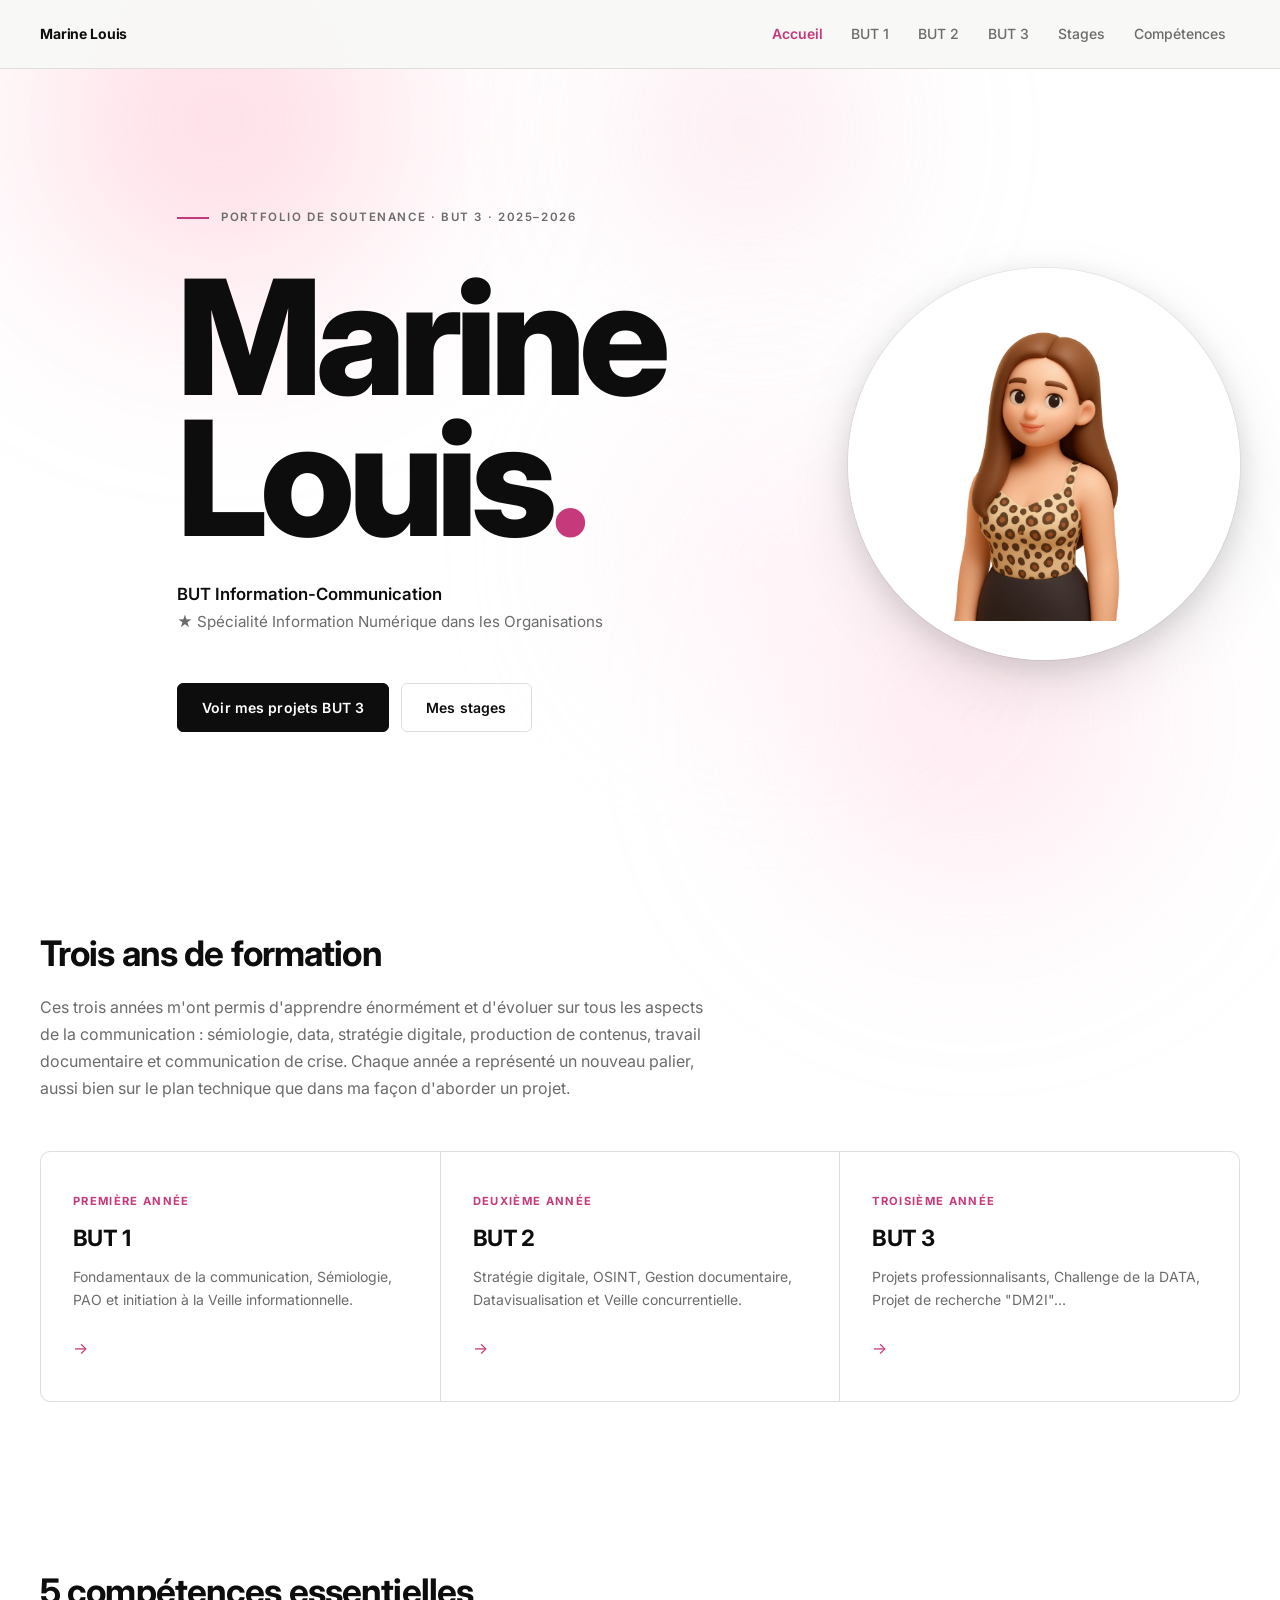
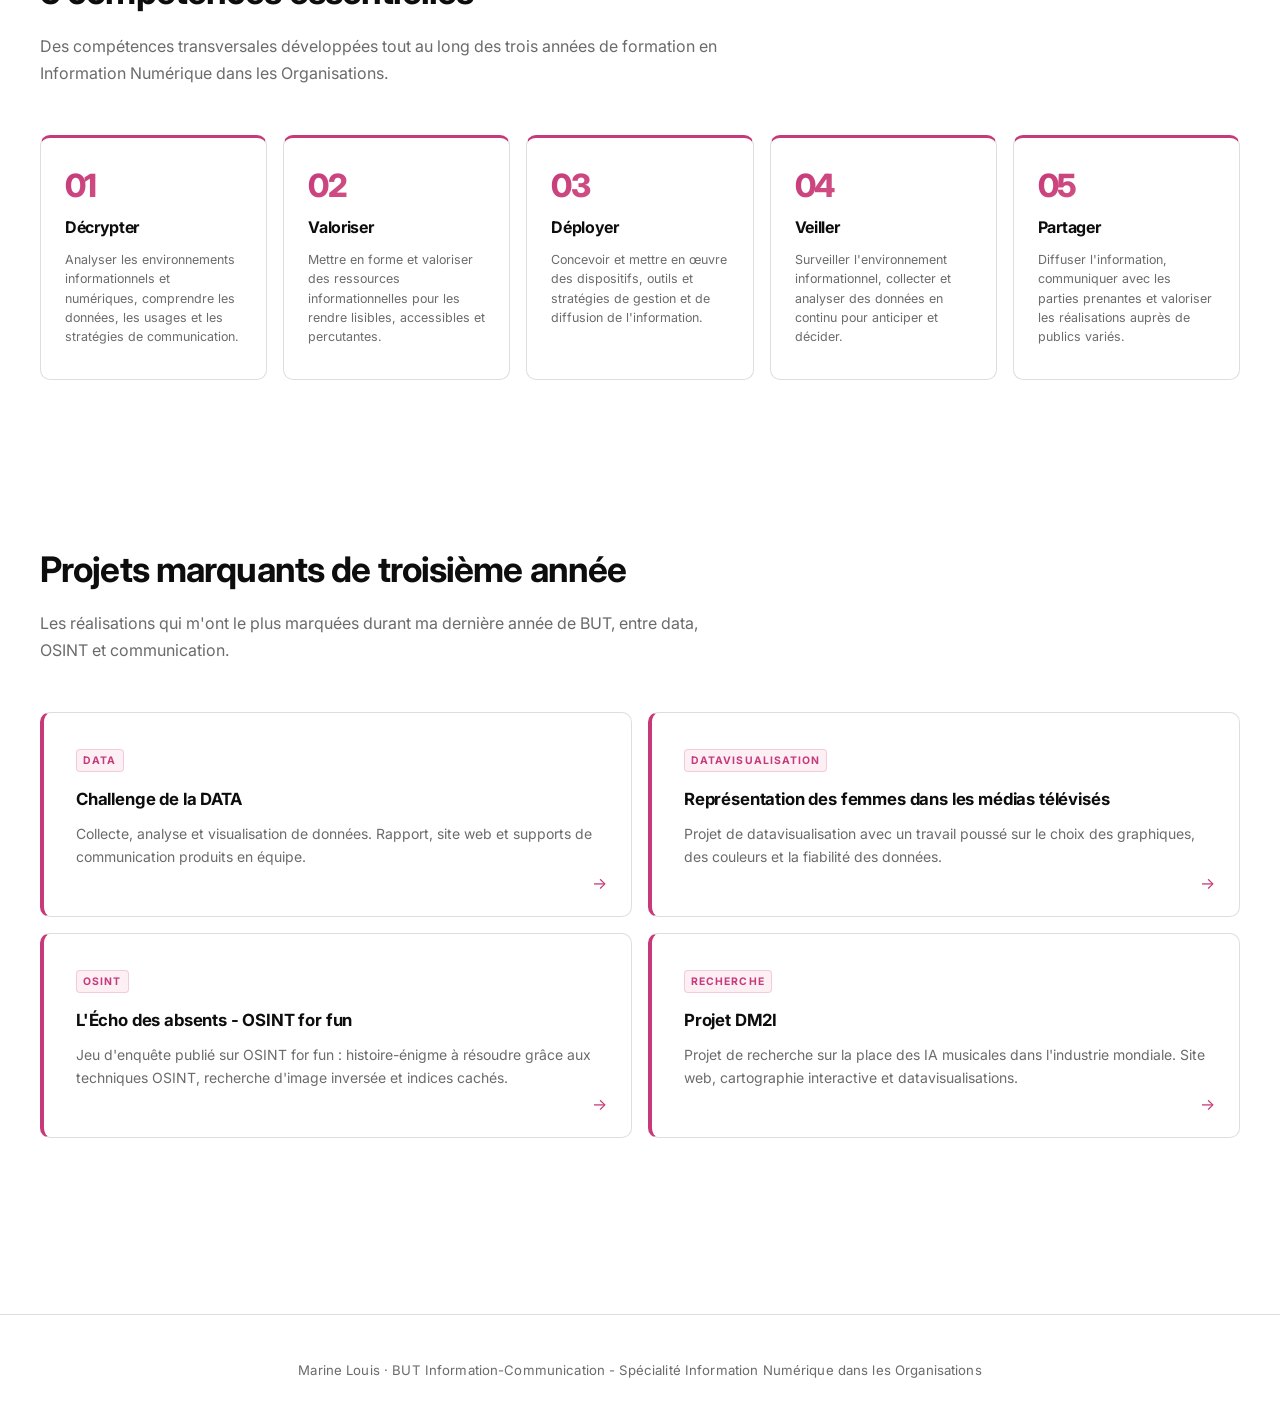
<file: index.html>
<!DOCTYPE html>
<html lang="fr">
<head>
  <meta charset="UTF-8" />
  <meta name="viewport" content="width=device-width, initial-scale=1.0" />
  <title>Marine Louis - Portfolio BUT Information-Communication</title>
  <link rel="stylesheet" href="style.css" />
</head>
<body>
  <header class="site-header">
    <div class="container header-inner">
      <a href="index.html" class="brand">Marine Louis</a>
      <button class="nav-toggle" aria-label="Ouvrir le menu">Menu</button>
      <nav class="site-nav" aria-label="Navigation principale">
        <a href="index.html" class="active">Accueil</a>
        <a href="BUT 1A.html">BUT 1</a>
        <a href="BUT 2A.html">BUT 2</a>
        <a href="BUT 3A.html">BUT 3</a>
        <a href="Stage.html">Stages</a>
        <a href="apropos.html">Compétences</a>
      </nav>
    </div>
  </header>
 
  <main>

    <!-- blobs roses présents sur toute la page -->
    <div class="page-blobs" aria-hidden="true">
      <div class="blob blob-1"></div>
      <div class="blob blob-2"></div>
      <div class="blob blob-3"></div>
      <div class="blob blob-4"></div>
    </div>

    <!-- ─── HERO ─── -->
    <section class="hero">
      <div class="container hero-container">
        <div class="hero-layout">
          <div class="hero-text">
            <p class="hero-tag">Portfolio de soutenance · BUT 3 · 2025–2026</p>
            <h1 class="hero-title">Marine<br>Louis<span class="dot">.</span></h1>
            <p class="hero-meta">
              <strong>BUT Information-Communication</strong><br>
              <span class="hero-specialite">★ Spécialité Information Numérique dans les Organisations</span>
            </p>
            <div class="hero-actions">
              <a class="button button-primary" href="BUT 3A.html">Voir mes projets BUT 3</a>
              <a class="button button-secondary" href="Stage.html">Mes stages</a>
            </div>
          </div>
          <div class="hero-photo-wrap">
            <img src="image/photo page de garde.png" alt="Marine Louis" class="hero-photo">
          </div>
        </div>
      </div>
    </section>

    <!-- ─── PARCOURS ─── -->
    <section class="section section-parcours">
      <div class="container">
        <div class="section-header">
          <h2>Trois ans de formation</h2>
          <p>Ces trois années m'ont permis d'apprendre énormément et d'évoluer sur tous les aspects de la communication : sémiologie, data, stratégie digitale, production de contenus, travail documentaire et communication de crise. Chaque année a représenté un nouveau palier, aussi bien sur le plan technique que dans ma façon d'aborder un projet.</p>
        </div>
        <div class="parcours-grid">
          <a href="BUT 1A.html" class="parcours-card">
            <span class="card-year">Première année</span>
            <h3>BUT 1</h3>
            <p>Fondamentaux de la communication, Sémiologie, PAO et initiation à la Veille informationnelle.</p>
            <span class="card-arrow">→</span>
          </a>
          <a href="BUT 2A.html" class="parcours-card">
            <span class="card-year">Deuxième année</span>
            <h3>BUT 2</h3>
            <p>Stratégie digitale, OSINT, Gestion documentaire, Datavisualisation et Veille concurrentielle.</p>
            <span class="card-arrow">→</span>
          </a>
          <a href="BUT 3A.html" class="parcours-card">
            <span class="card-year">Troisième année</span>
            <h3>BUT 3</h3>
            <p>Projets professionnalisants, Challenge de la DATA, Projet de recherche "DM2I"...</p>
            <span class="card-arrow">→</span>
          </a>
        </div>
      </div>
    </section>

    <!-- ─── 5 COMPÉTENCES ─── -->
    <section class="section section-competencies">
      <div class="container">
        <div class="section-header">
          <h2>5 compétences essentielles</h2>
          <p>Des compétences transversales développées tout au long des trois années de formation en Information Numérique dans les Organisations.</p>
        </div>
        <div class="competencies-strip">
          <div class="competency-item">
            <span class="competency-num">01</span>
            <span class="competency-verb">Décrypter</span>
            <p class="competency-desc">Analyser les environnements informationnels et numériques, comprendre les données, les usages et les stratégies de communication.</p>
          </div>
          <div class="competency-item">
            <span class="competency-num">02</span>
            <span class="competency-verb">Valoriser</span>
            <p class="competency-desc">Mettre en forme et valoriser des ressources informationnelles pour les rendre lisibles, accessibles et percutantes.</p>
          </div>
          <div class="competency-item">
            <span class="competency-num">03</span>
            <span class="competency-verb">Déployer</span>
            <p class="competency-desc">Concevoir et mettre en œuvre des dispositifs, outils et stratégies de gestion et de diffusion de l'information.</p>
          </div>
          <div class="competency-item">
            <span class="competency-num">04</span>
            <span class="competency-verb">Veiller</span>
            <p class="competency-desc">Surveiller l'environnement informationnel, collecter et analyser des données en continu pour anticiper et décider.</p>
          </div>
          <div class="competency-item">
            <span class="competency-num">05</span>
            <span class="competency-verb">Partager</span>
            <p class="competency-desc">Diffuser l'information, communiquer avec les parties prenantes et valoriser les réalisations auprès de publics variés.</p>
          </div>
        </div>
      </div>
    </section>

    <!-- ─── PROJETS MARQUANTS BUT 3 ─── -->
    <section class="section section-projets">
      <div class="container">
        <div class="section-header">
          <h2>Projets marquants de troisième année</h2>
          <p>Les réalisations qui m'ont le plus marquées durant ma dernière année de BUT, entre data, OSINT et communication.</p>
        </div>
        <div class="projects-grid">
          <a href="BUT 3A.html#challenge-data" class="project-item">
            <span class="project-tag">Data</span>
            <h3>Challenge de la DATA</h3>
            <p>Collecte, analyse et visualisation de données. Rapport, site web et supports de communication produits en équipe.</p>
            <span class="project-arrow">→</span>
          </a>
          <a href="BUT 3A.html#dataviz-femmes" class="project-item">
            <span class="project-tag">Datavisualisation</span>
            <h3>Représentation des femmes dans les médias télévisés</h3>
            <p>Projet de datavisualisation avec un travail poussé sur le choix des graphiques, des couleurs et la fiabilité des données.</p>
            <span class="project-arrow">→</span>
          </a>
          <a href="BUT 3A.html#osint" class="project-item">
            <span class="project-tag">OSINT</span>
            <h3>L'Écho des absents - OSINT for fun</h3>
            <p>Jeu d'enquête publié sur OSINT for fun : histoire-énigme à résoudre grâce aux techniques OSINT, recherche d'image inversée et indices cachés.</p>
            <span class="project-arrow">→</span>
          </a>
          <a href="BUT 3A.html#dm2i" class="project-item">
            <span class="project-tag">Recherche</span>
            <h3>Projet DM2I</h3>
            <p>Projet de recherche sur la place des IA musicales dans l'industrie mondiale. Site web, cartographie interactive et datavisualisations.</p>
            <span class="project-arrow">→</span>
          </a>
        </div>
      </div>
    </section>

  </main>

  <footer class="site-footer">
    <div class="container footer-inner">
      <p>Marine Louis · BUT Information-Communication - Spécialité Information Numérique dans les Organisations</p>
    </div>
  </footer>
  <script src="script.js" defer></script>
</body>
</html>
</file>
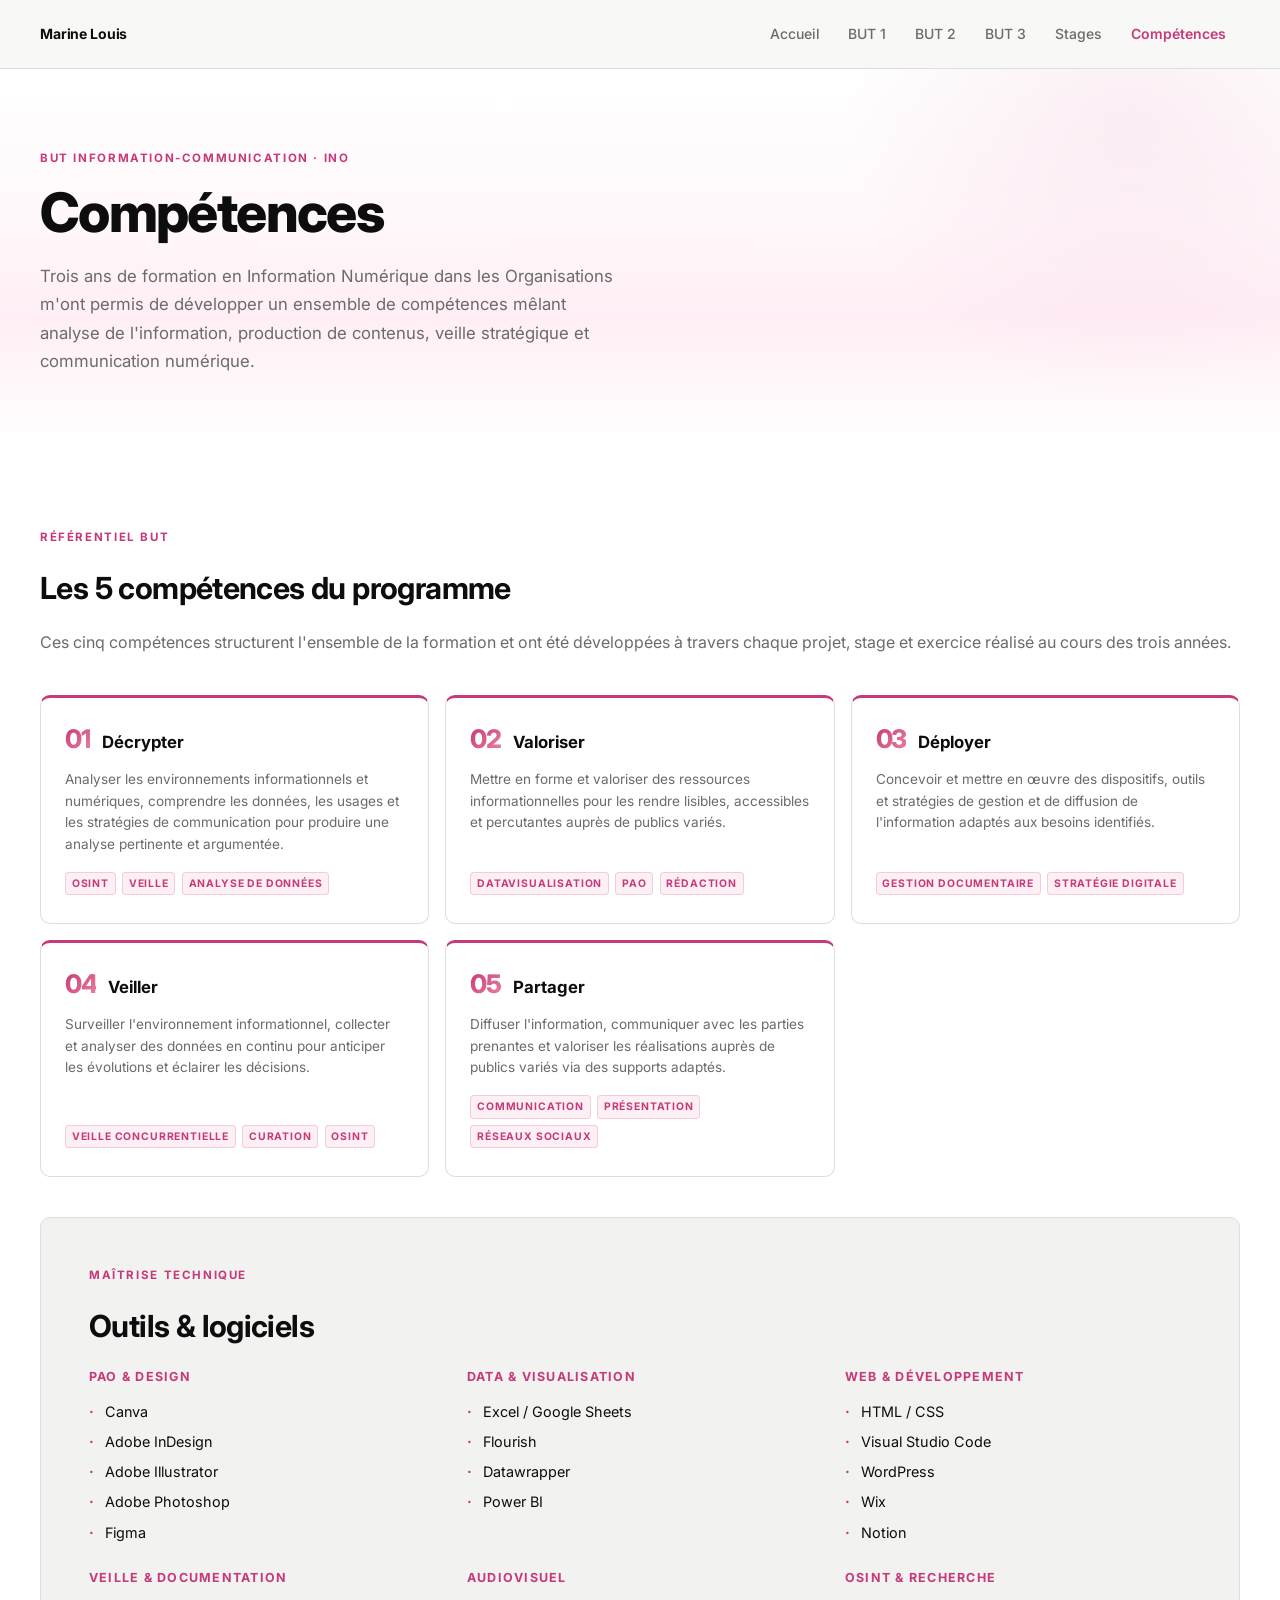
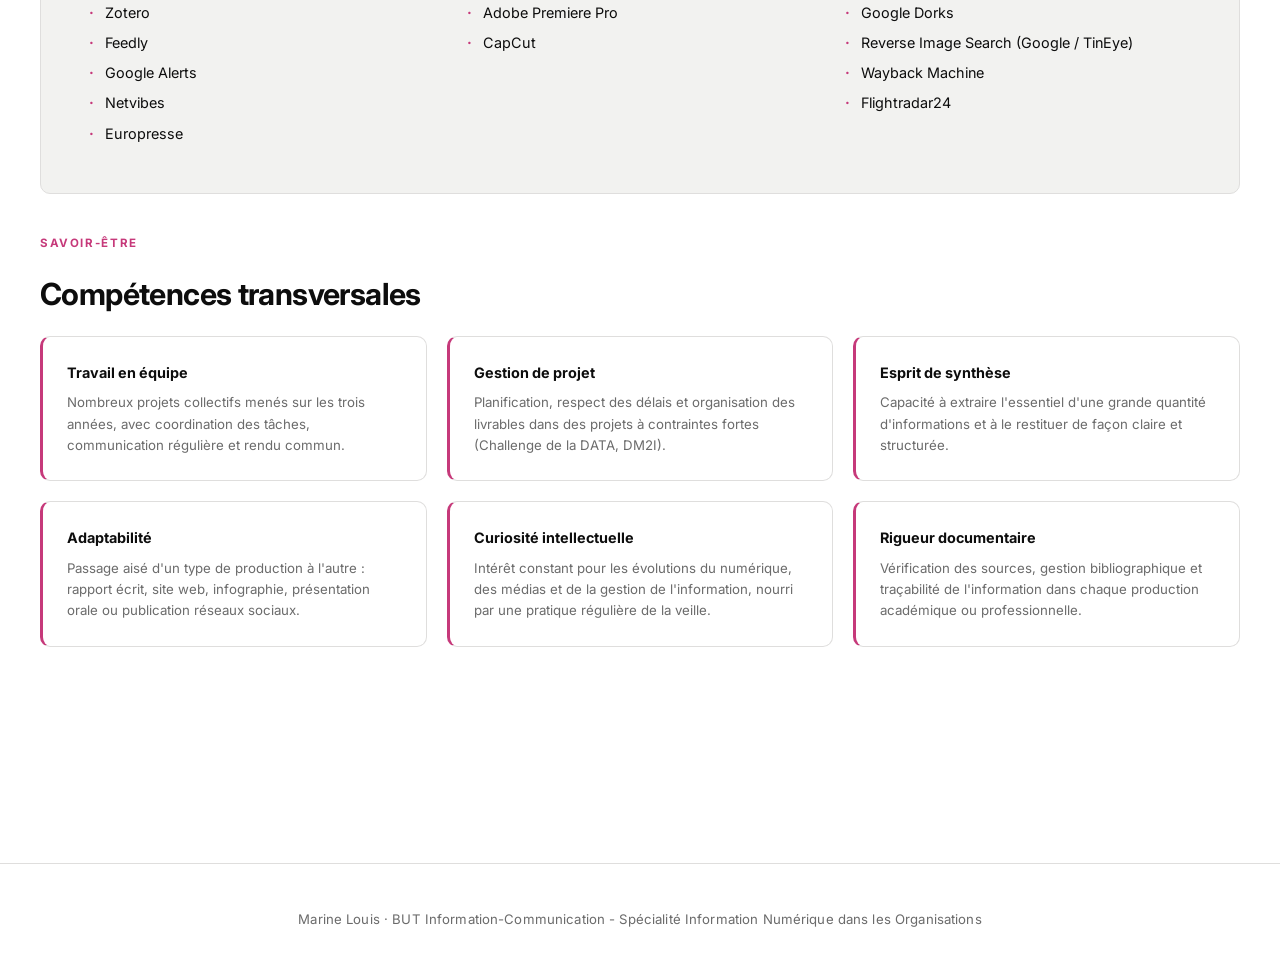
<file: apropos.html>
<!DOCTYPE html>
<html lang="fr">
<head>
  <meta charset="UTF-8" />
  <meta name="viewport" content="width=device-width, initial-scale=1.0" />
  <title>Marine Louis - Compétences</title>
  <link rel="stylesheet" href="style.css" />
</head>
<body>
  <header class="site-header">
    <div class="container header-inner">
      <a href="index.html" class="brand">Marine Louis</a>
      <button class="nav-toggle" aria-label="Ouvrir le menu">Menu</button>
      <nav class="site-nav" aria-label="Navigation principale">
        <a href="index.html">Accueil</a>
        <a href="BUT 1A.html">BUT 1</a>
        <a href="BUT 2A.html">BUT 2</a>
        <a href="BUT 3A.html">BUT 3</a>
        <a href="Stage.html">Stages</a>
        <a href="apropos.html" class="active">Compétences</a>
      </nav>
    </div>
  </header>

  <main>

    <!-- ─── INTRO ─── -->
    <section class="page-hero">
      <div class="container">
        <p class="eyebrow">BUT Information-Communication · INO</p>
        <h1>Compétences</h1>
        <p>Trois ans de formation en Information Numérique dans les Organisations m'ont permis de développer un ensemble de compétences mêlant analyse de l'information, production de contenus, veille stratégique et communication numérique.</p>
      </div>
    </section>

    <div class="container section">

      <!-- ─── 5 COMPÉTENCES DU BUT ─── -->
      <article class="content-block">
        <p class="eyebrow">Référentiel BUT</p>
        <h2>Les 5 compétences du programme</h2>
        <p style="color:var(--muted); margin-bottom:2.5rem;">Ces cinq compétences structurent l'ensemble de la formation et ont été développées à travers chaque projet, stage et exercice réalisé au cours des trois années.</p>
        <div class="competences-page-grid">

          <div class="competence-card">
            <div class="competence-card-head">
              <span class="competence-card-num">01</span>
              <span class="competence-card-verb">Décrypter</span>
            </div>
            <p>Analyser les environnements informationnels et numériques, comprendre les données, les usages et les stratégies de communication pour produire une analyse pertinente et argumentée.</p>
            <div class="competence-card-exemples">
              <span>OSINT</span><span>Veille</span><span>Analyse de données</span>
            </div>
          </div>

          <div class="competence-card">
            <div class="competence-card-head">
              <span class="competence-card-num">02</span>
              <span class="competence-card-verb">Valoriser</span>
            </div>
            <p>Mettre en forme et valoriser des ressources informationnelles pour les rendre lisibles, accessibles et percutantes auprès de publics variés.</p>
            <div class="competence-card-exemples">
              <span>Datavisualisation</span><span>PAO</span><span>Rédaction</span>
            </div>
          </div>

          <div class="competence-card">
            <div class="competence-card-head">
              <span class="competence-card-num">03</span>
              <span class="competence-card-verb">Déployer</span>
            </div>
            <p>Concevoir et mettre en œuvre des dispositifs, outils et stratégies de gestion et de diffusion de l'information adaptés aux besoins identifiés.</p>
            <div class="competence-card-exemples">
              <span>Gestion documentaire</span><span>Stratégie digitale</span>
            </div>
          </div>

          <div class="competence-card">
            <div class="competence-card-head">
              <span class="competence-card-num">04</span>
              <span class="competence-card-verb">Veiller</span>
            </div>
            <p>Surveiller l'environnement informationnel, collecter et analyser des données en continu pour anticiper les évolutions et éclairer les décisions.</p>
            <div class="competence-card-exemples">
              <span>Veille concurrentielle</span><span>Curation</span><span>OSINT</span>
            </div>
          </div>

          <div class="competence-card">
            <div class="competence-card-head">
              <span class="competence-card-num">05</span>
              <span class="competence-card-verb">Partager</span>
            </div>
            <p>Diffuser l'information, communiquer avec les parties prenantes et valoriser les réalisations auprès de publics variés via des supports adaptés.</p>
            <div class="competence-card-exemples">
              <span>Communication</span><span>Présentation</span><span>Réseaux sociaux</span>
            </div>
          </div>

        </div>
      </article>

      <!-- ─── OUTILS & LOGICIELS ─── -->
      <article class="content-block section-background">
        <p class="eyebrow">Maîtrise technique</p>
        <h2>Outils &amp; logiciels</h2>
        <div class="outils-grid">

          <div class="outil-groupe">
            <h3>PAO &amp; Design</h3>
            <ul class="outil-liste">
              <li>Canva</li>
              <li>Adobe InDesign</li>
              <li>Adobe Illustrator</li>
              <li>Adobe Photoshop</li>
              <li>Figma</li>
            </ul>
          </div>

          <div class="outil-groupe">
            <h3>Data &amp; Visualisation</h3>
            <ul class="outil-liste">
              <li>Excel / Google Sheets</li>
              <li>Flourish</li>
              <li>Datawrapper</li>
              <li>Power BI</li>
            </ul>
          </div>

          <div class="outil-groupe">
            <h3>Web &amp; Développement</h3>
            <ul class="outil-liste">
              <li>HTML / CSS</li>
              <li>Visual Studio Code</li>
              <li>WordPress</li>
              <li>Wix</li>
              <li>Notion</li>
            </ul>
          </div>

          <div class="outil-groupe">
            <h3>Veille &amp; Documentation</h3>
            <ul class="outil-liste">
              <li>Zotero</li>
              <li>Feedly</li>
              <li>Google Alerts</li>
              <li>Netvibes</li>
              <li>Europresse</li>
            </ul>
          </div>

          <div class="outil-groupe">
            <h3>Audiovisuel</h3>
            <ul class="outil-liste">
              <li>Adobe Premiere Pro</li>
              <li>CapCut</li>
            </ul>
          </div>

          <div class="outil-groupe">
            <h3>OSINT &amp; Recherche</h3>
            <ul class="outil-liste">
              <li>Google Dorks</li>
              <li>Reverse Image Search (Google / TinEye)</li>
              <li>Wayback Machine</li>
              <li>Flightradar24</li>
            </ul>
          </div>

        </div>
      </article>

      <!-- ─── COMPÉTENCES TRANSVERSALES ─── -->
      <article class="content-block">
        <p class="eyebrow">Savoir-être</p>
        <h2>Compétences transversales</h2>
        <div class="transversales-grid">
          <div class="transversale-item">
            <span class="transversale-titre">Travail en équipe</span>
            <p>Nombreux projets collectifs menés sur les trois années, avec coordination des tâches, communication régulière et rendu commun.</p>
          </div>
          <div class="transversale-item">
            <span class="transversale-titre">Gestion de projet</span>
            <p>Planification, respect des délais et organisation des livrables dans des projets à contraintes fortes (Challenge de la DATA, DM2I).</p>
          </div>
          <div class="transversale-item">
            <span class="transversale-titre">Esprit de synthèse</span>
            <p>Capacité à extraire l'essentiel d'une grande quantité d'informations et à le restituer de façon claire et structurée.</p>
          </div>
          <div class="transversale-item">
            <span class="transversale-titre">Adaptabilité</span>
            <p>Passage aisé d'un type de production à l'autre : rapport écrit, site web, infographie, présentation orale ou publication réseaux sociaux.</p>
          </div>
          <div class="transversale-item">
            <span class="transversale-titre">Curiosité intellectuelle</span>
            <p>Intérêt constant pour les évolutions du numérique, des médias et de la gestion de l'information, nourri par une pratique régulière de la veille.</p>
          </div>
          <div class="transversale-item">
            <span class="transversale-titre">Rigueur documentaire</span>
            <p>Vérification des sources, gestion bibliographique et traçabilité de l'information dans chaque production académique ou professionnelle.</p>
          </div>
        </div>
      </article>

    </div>
  </main>

  <footer class="site-footer">
    <div class="container footer-inner">
      <p>Marine Louis · BUT Information-Communication - Spécialité Information Numérique dans les Organisations</p>
    </div>
  </footer>
  <script src="script.js" defer></script>
</body>
</html>
</file>
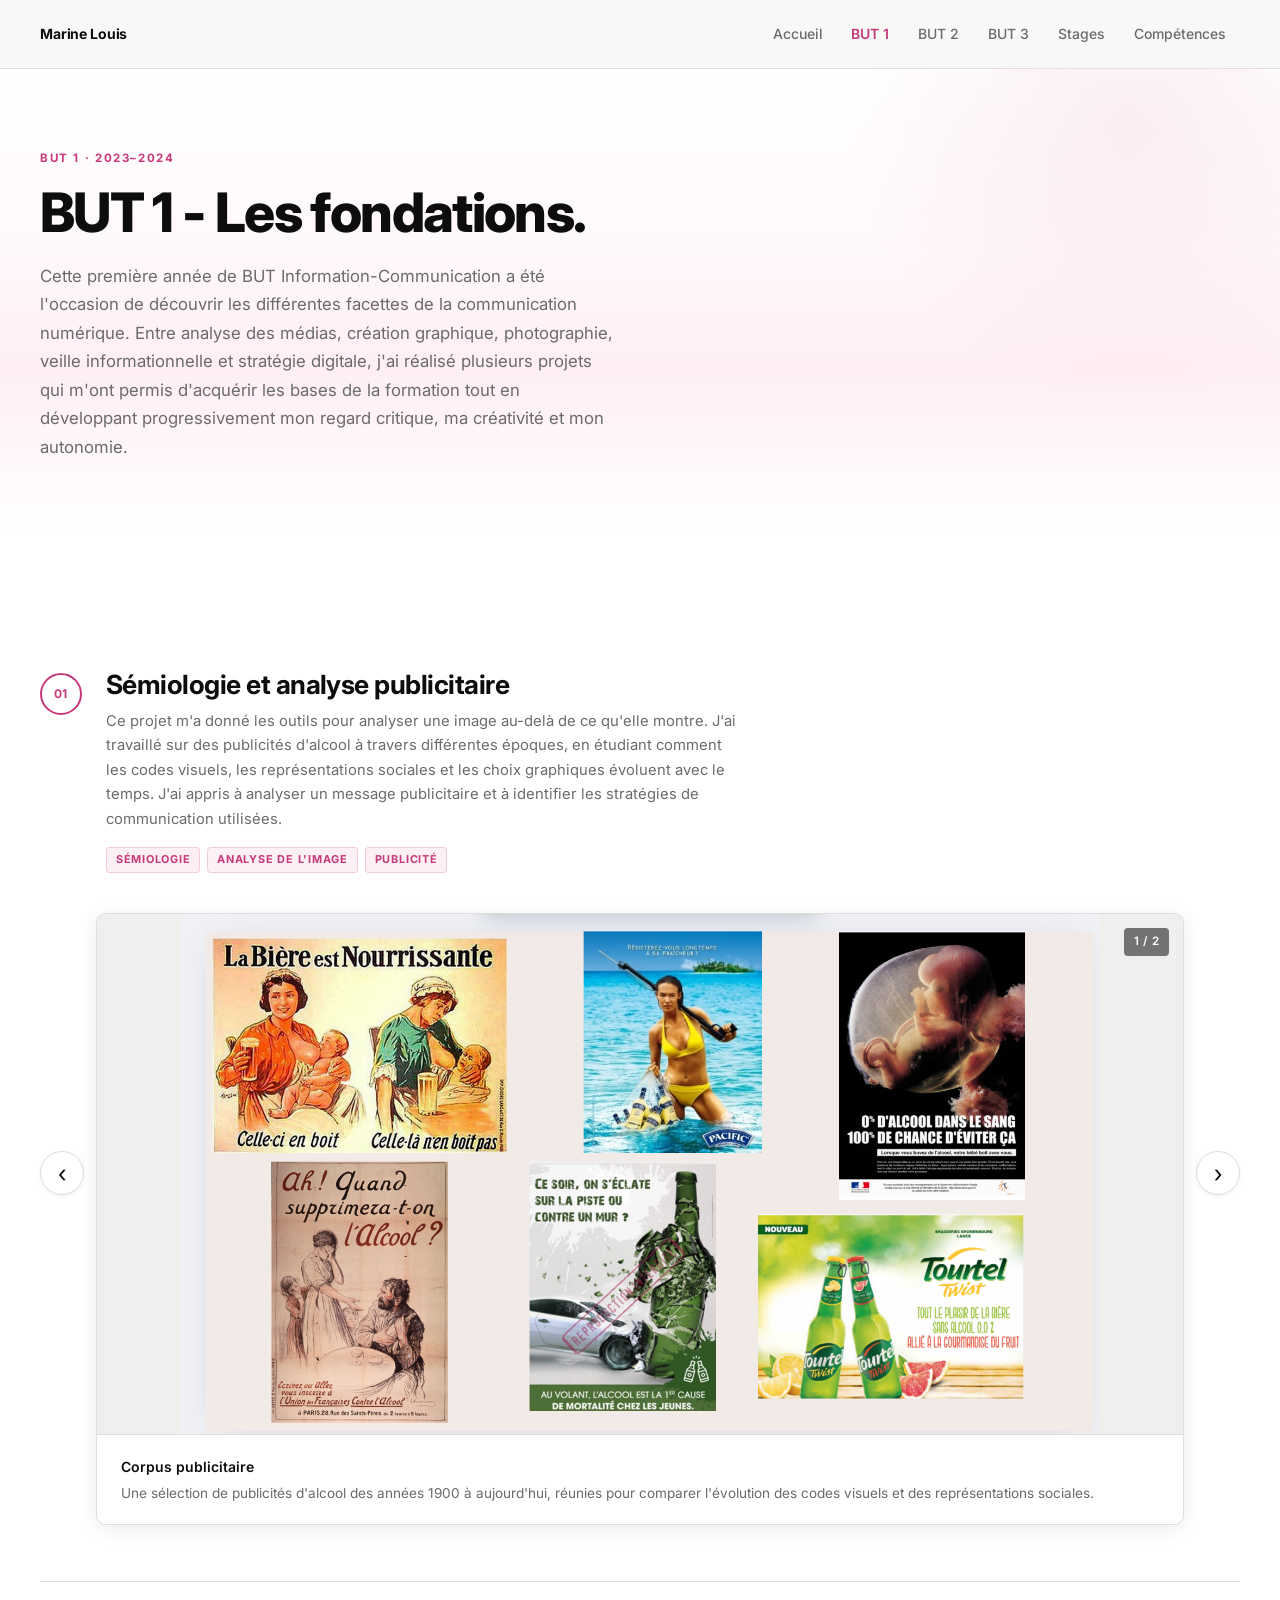
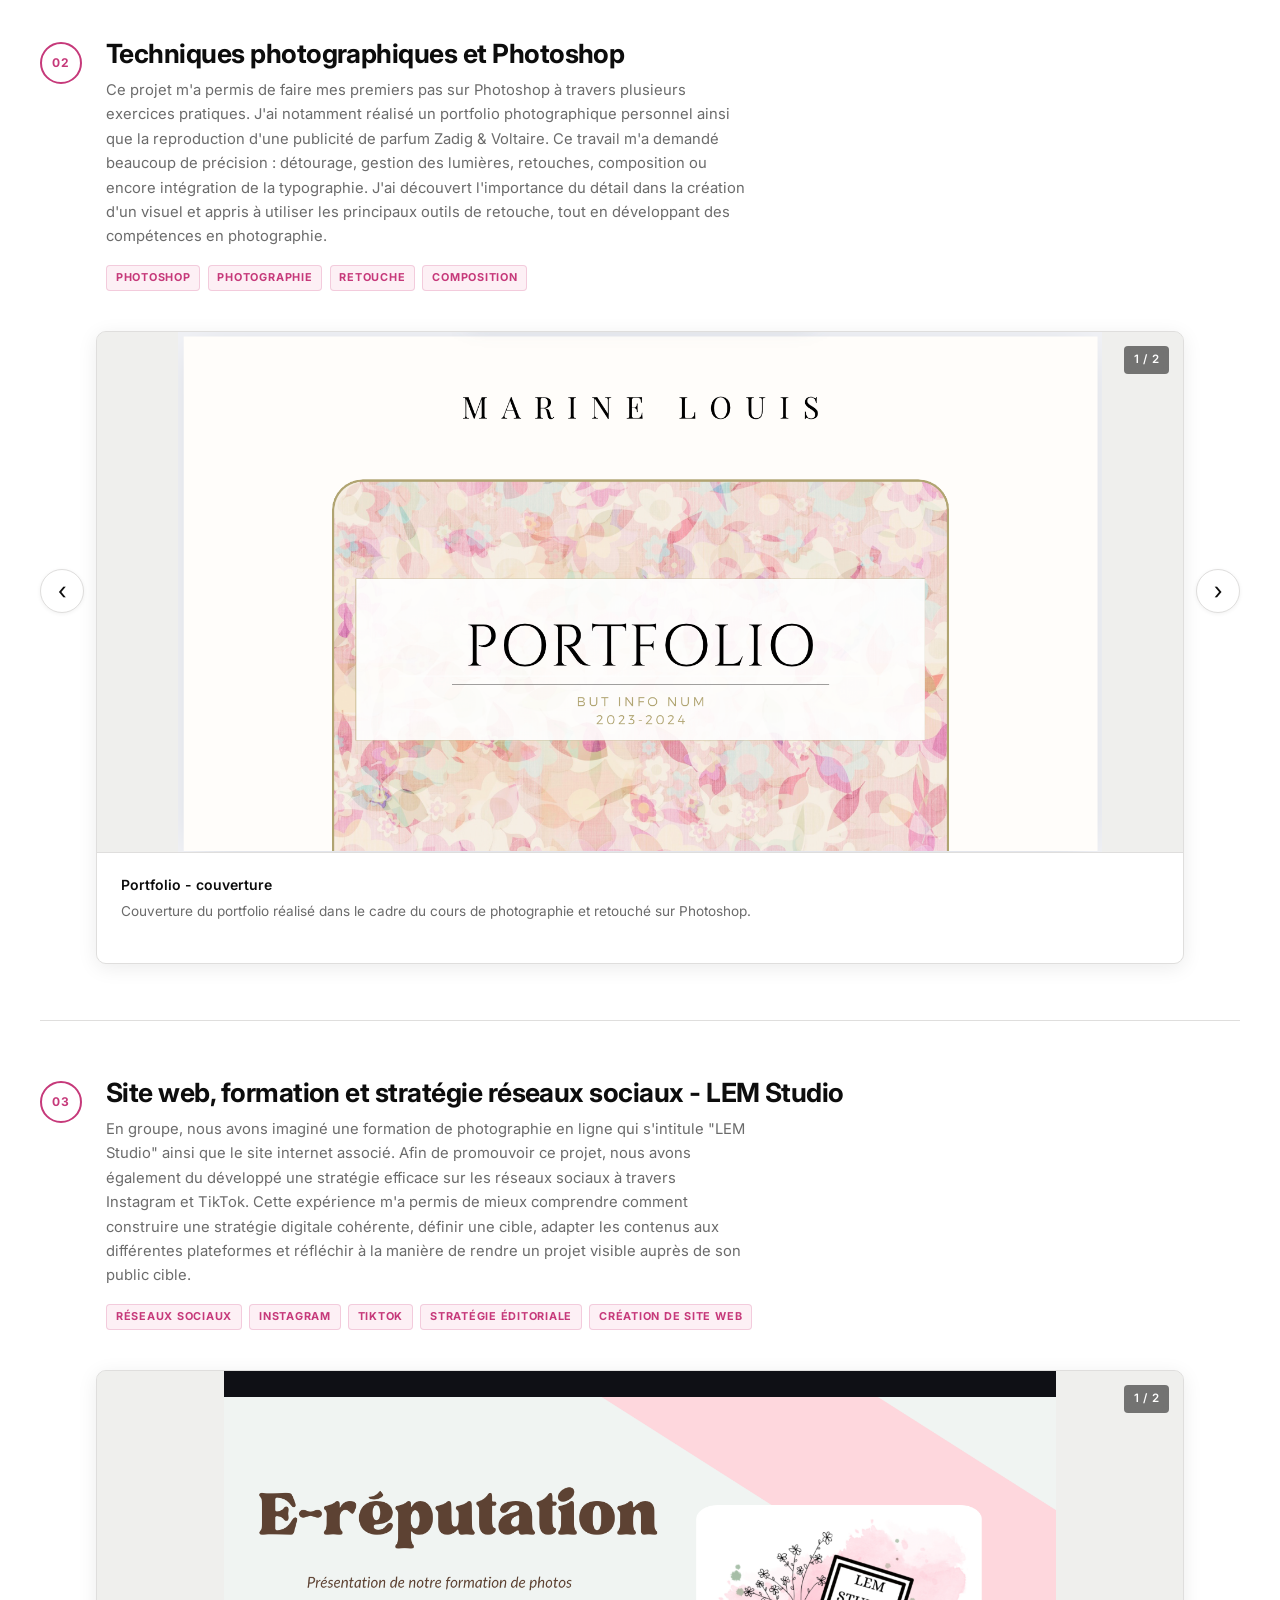
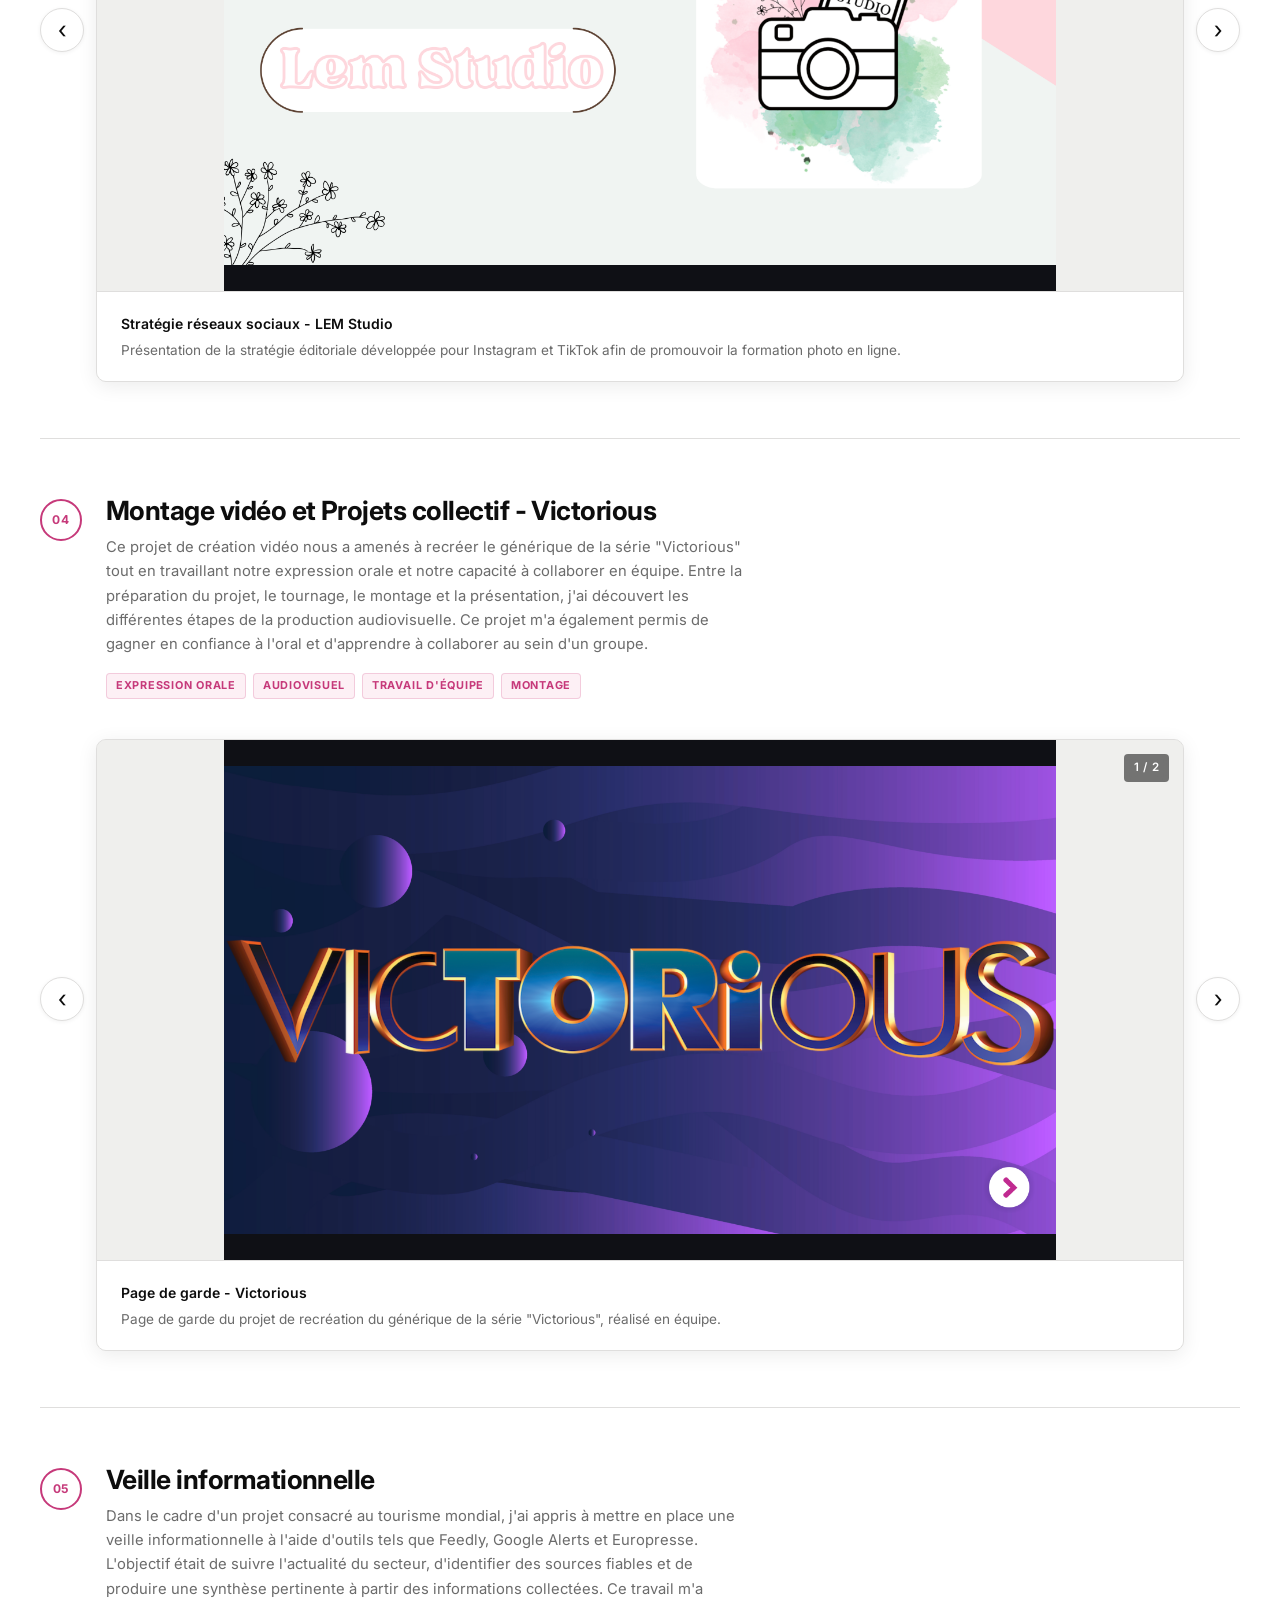
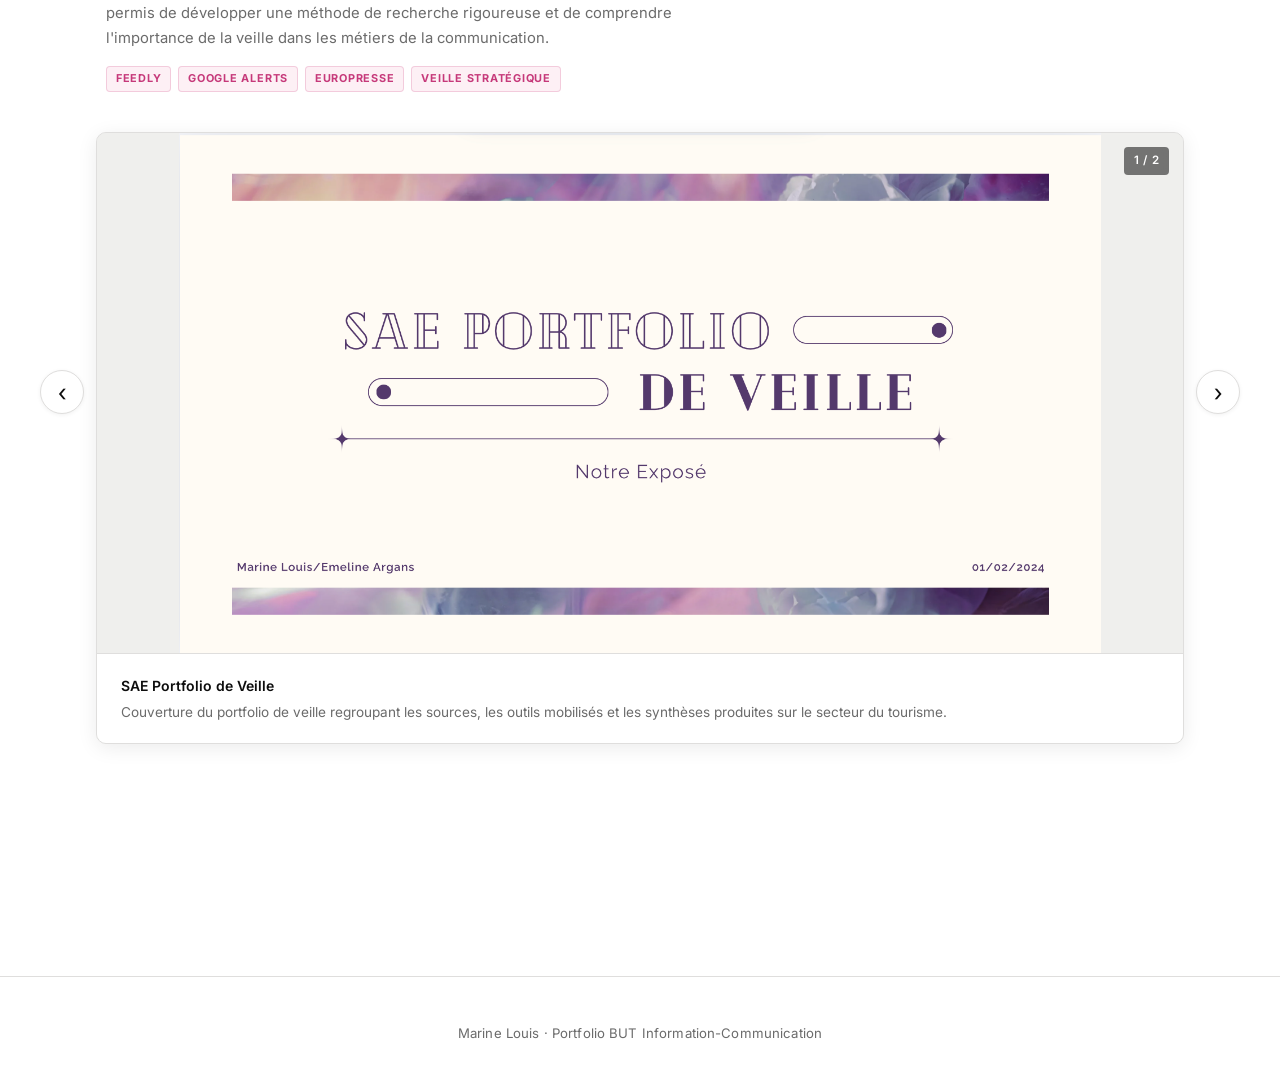
<file: BUT 1A.html>
<!DOCTYPE html>
<html lang="fr">
<head>
  <meta charset="UTF-8" />
  <meta name="viewport" content="width=device-width, initial-scale=1.0" />
  <title>Portfolio BUT Info-Com | BUT 1</title>
  <link rel="stylesheet" href="style.css" />
</head>
<body>
  <header class="site-header">
    <div class="container header-inner">
      <a href="index.html" class="brand">Marine Louis</a>
      <button class="nav-toggle" aria-label="Ouvrir le menu">Menu</button>
      <nav class="site-nav" aria-label="Navigation principale">
        <a href="index.html">Accueil</a>
        <a href="BUT 1A.html" class="active">BUT 1</a>
        <a href="BUT 2A.html">BUT 2</a>
        <a href="BUT 3A.html">BUT 3</a>
        <a href="Stage.html">Stages</a>
        <a href="apropos.html">Compétences</a>
      </nav>
    </div>
  </header>

  <main>

    <!-- ─── INTRO ─── -->
    <section class="page-hero">
      <div class="container">
        <p class="eyebrow">BUT 1 · 2023–2024</p>
        <h1>BUT 1 - Les fondations.</h1>
        <p>Cette première année de BUT Information-Communication a été l'occasion de découvrir les différentes facettes de la communication numérique. Entre analyse des médias, création graphique, photographie, veille informationnelle et stratégie digitale, j'ai réalisé plusieurs projets qui m'ont permis d'acquérir les bases de la formation tout en développant progressivement mon regard critique, ma créativité et mon autonomie.</p>
      </div>
    </section>

    <!-- ─── PROJETS ─── -->
    <div class="container section">

      <!-- 01 – SÉMIOLOGIE -->
      <article class="project-section">
        <div class="project-label">
          <div class="project-number">01</div>
          <div class="project-label-text">
            <h2>Sémiologie et analyse publicitaire</h2>
            <p>Ce projet m'a donné les outils pour analyser une image au-delà de ce qu'elle montre. J'ai travaillé sur des publicités d'alcool à travers différentes époques, en étudiant comment les codes visuels, les représentations sociales et les choix graphiques évoluent avec le temps. J'ai appris à analyser un message publicitaire et à identifier les stratégies de communication utilisées.</p>
            <div class="project-tags">
              <span class="tag">Sémiologie</span>
              <span class="tag">Analyse de l'image</span>
              <span class="tag">Publicité</span>
            </div>
          </div>
        </div>
        <div class="carousel" aria-label="Carrousel Sémiologie">
          <button class="carousel-button carousel-prev" type="button" aria-label="Image précédente">‹</button>
          <div class="carousel-track-container">
            <span class="carousel-counter">1 / 2</span>
            <ul class="carousel-track">
              <li class="carousel-slide current-slide">
                <img src="image/BUT 1/Semiologie/b1-semio-1.png" alt="Corpus publicitaire - publicités d'alcool à travers les époques">
                <div class="carousel-caption">
                  <h4>Corpus publicitaire</h4>
                  <p>Une sélection de publicités d'alcool des années 1900 à aujourd'hui, réunies pour comparer l'évolution des codes visuels et des représentations sociales.</p>
                </div>
              </li>
              <li class="carousel-slide">
                <img src="image/BUT 1/Semiologie/b1-semio-2.png" alt="Analyse sémiologique annotée - publicité bière 1910">
                <div class="carousel-caption">
                  <h4>Analyse annotée</h4>
                  <p>Décryptage d'une publicité pour une bière de nourrice (1910) : signes, codes visuels, représentations de genre et messages implicites</p>
                </div>
              </li>
            </ul>
          </div>
          <button class="carousel-button carousel-next" type="button" aria-label="Image suivante">›</button>
        </div>
      </article>

      <!-- 02 – PHOTOGRAPHIE ET PHOTOSHOP -->
      <article class="project-section alt">
        <div class="project-label">
          <div class="project-number">02</div>
          <div class="project-label-text">
            <h2>Techniques photographiques et Photoshop</h2>
            <p>Ce projet m'a permis de faire mes premiers pas sur Photoshop à travers plusieurs exercices pratiques. J'ai notamment réalisé un portfolio photographique personnel ainsi que la reproduction d'une publicité de parfum Zadig & Voltaire.
Ce travail m'a demandé beaucoup de précision : détourage, gestion des lumières, retouches, composition ou encore intégration de la typographie. J'ai découvert l'importance du détail dans la création d'un visuel et appris à utiliser les principaux outils de retouche, tout en développant des compétences en photographie.</p>
            <div class="project-tags">
              <span class="tag">Photoshop</span>
              <span class="tag">Photographie</span>
              <span class="tag">Retouche</span>
              <span class="tag">Composition</span>
            </div>
          </div>
        </div>
        <div class="carousel" aria-label="Carrousel Photographie et Photoshop">
          <button class="carousel-button carousel-prev" type="button" aria-label="Image précédente">‹</button>
          <div class="carousel-track-container">
            <span class="carousel-counter">1 / 2</span>
            <ul class="carousel-track">
              <li class="carousel-slide current-slide">
                <img src="image/BUT 1/Portfolio-PAO/b1-pao-1.png" alt="Portfolio photographique - couverture Marine Louis">
                <div class="carousel-caption">
                  <h4>Portfolio - couverture</h4>
                  <p>Couverture du portfolio réalisé dans le cadre du cours de photographie et retouché sur Photoshop.</p>
                </div>
              </li>
              <li class="carousel-slide">
                <img src="image/BUT 1/Portfolio-PAO/b1-pao-2.png" alt="TP Photoshop - reproduction publicité Zadig & Voltaire">
                <div class="carousel-caption">
                  <h4>TP Photoshop - Reproduction Zadig & Voltaire</h4>
                  <p>Recréation complète d'une publicité de parfum : composition photographique, traitement des lumières, typographie et détourage fidèles à la publicité originale sur Photoshop.</p>
                </div>
              </li>
            </ul>
          </div>
          <button class="carousel-button carousel-next" type="button" aria-label="Image suivante">›</button>
        </div>
      </article>

      <!-- 03 – LEM STUDIO -->
      <article class="project-section">
        <div class="project-label">
          <div class="project-number">03</div>
          <div class="project-label-text">
            <h2>Site web, formation et stratégie réseaux sociaux - LEM Studio</h2>
            <p>En groupe, nous avons imaginé une formation de photographie en ligne qui s'intitule "LEM Studio" ainsi que le site internet associé. Afin de promouvoir ce projet, nous avons également du développé une stratégie efficace sur les réseaux sociaux à travers Instagram et TikTok.
Cette expérience m'a permis de mieux comprendre comment construire une stratégie digitale cohérente, définir une cible, adapter les contenus aux différentes plateformes et réfléchir à la manière de rendre un projet visible auprès de son public cible.</p>
            <div class="project-tags">
              <span class="tag">Réseaux sociaux</span>
              <span class="tag">Instagram</span>
              <span class="tag">TikTok</span>
              <span class="tag">Stratégie éditoriale</span>
              <span class="tag">Création de site web</span>
            </div>
          </div>
        </div>
        <div class="carousel" aria-label="Carrousel LEM Studio stratégie réseaux">
          <button class="carousel-button carousel-prev" type="button" aria-label="Image précédente">‹</button>
          <div class="carousel-track-container">
            <span class="carousel-counter">1 / 2</span>
            <ul class="carousel-track">
              <li class="carousel-slide current-slide">
                <img src="image/BUT 1/E-reputation/b1-ereputation-1.png" alt="Stratégie réseaux sociaux - LEM Studio">
                <div class="carousel-caption">
                  <h4>Stratégie réseaux sociaux - LEM Studio</h4>
                  <p>Présentation de la stratégie éditoriale développée pour Instagram et TikTok afin de promouvoir la formation photo en ligne.</p>
                </div>
              </li>
              <li class="carousel-slide">
                <img src="image/BUT 1/E-reputation/b1-ereputation-2.png" alt="Site web - LEM Studio">
                <div class="carousel-caption">
                  <h4>Site web & stratégie digitale - LEM Studio</h4>
                  <p>Création du site web et du logo "LEM Studio", vitrine de la formation.</p>
                </div>
              </li>
            </ul>
          </div>
          <button class="carousel-button carousel-next" type="button" aria-label="Image suivante">›</button>
        </div>
      </article>

      <!-- 04 – VICTORIOUS / EXPRESSION ORALE -->
      <article class="project-section alt">
        <div class="project-label">
          <div class="project-number">04</div>
          <div class="project-label-text">
            <h2>Montage vidéo et Projets collectif - Victorious</h2>
            <p>Ce projet de création vidéo nous a amenés à recréer le générique de la série "Victorious" tout en travaillant notre expression orale et notre capacité à collaborer en équipe.
Entre la préparation du projet, le tournage, le montage et la présentation, j'ai découvert les différentes étapes de la production audiovisuelle. Ce projet m'a également permis de gagner en confiance à l'oral et d'apprendre à collaborer au sein d'un groupe.</p>
            <div class="project-tags">
              <span class="tag">Expression orale</span>
              <span class="tag">Audiovisuel</span>
              <span class="tag">Travail d'équipe</span>
              <span class="tag">Montage</span>
            </div>
          </div>
        </div>
        <div class="carousel" aria-label="Carrousel Victorious">
          <button class="carousel-button carousel-prev" type="button" aria-label="Image précédente">‹</button>
          <div class="carousel-track-container">
            <span class="carousel-counter">1 / 2</span>
            <ul class="carousel-track">
              <li class="carousel-slide current-slide">
                <img src="image/BUT 1/victorious/b1-victorious-garde.png" alt="Page de garde - projet Victorious">
                <div class="carousel-caption">
                  <h4>Page de garde - Victorious</h4>
                  <p>Page de garde du projet de recréation du générique de la série "Victorious", réalisé en équipe.</p>
                </div>
              </li>
              <li class="carousel-slide">
                <img src="image/BUT 1/victorious/b1-collectif.png" alt="Présentation collective - Our feeling">
                <div class="carousel-caption">
                  <h4>Présentation finale générique "Victorious"</h4>
                  <p>Extrait de la présentation orale.</p>
                </div>
              </li>
            </ul>
          </div>
          <button class="carousel-button carousel-next" type="button" aria-label="Image suivante">›</button>
        </div>
      </article>

      <!-- 05 – VEILLE INFORMATIONNELLE -->
      <article class="project-section">
        <div class="project-label">
          <div class="project-number">05</div>
          <div class="project-label-text">
            <h2>Veille informationnelle</h2>
            <p>Dans le cadre d'un projet consacré au tourisme mondial, j'ai appris à mettre en place une veille informationnelle à l'aide d'outils tels que Feedly, Google Alerts et Europresse.
L'objectif était de suivre l'actualité du secteur, d'identifier des sources fiables et de produire une synthèse pertinente à partir des informations collectées. Ce travail m'a permis de développer une méthode de recherche rigoureuse et de comprendre l'importance de la veille dans les métiers de la communication.</p>
            <div class="project-tags">
              <span class="tag">Feedly</span>
              <span class="tag">Google Alerts</span>
              <span class="tag">Europresse</span>
              <span class="tag">Veille stratégique</span>
            </div>
          </div>
        </div>
        <div class="carousel" aria-label="Carrousel Veille informationnelle">
          <button class="carousel-button carousel-prev" type="button" aria-label="Image précédente">‹</button>
          <div class="carousel-track-container">
            <span class="carousel-counter">1 / 2</span>
            <ul class="carousel-track">
              <li class="carousel-slide current-slide">
                <img src="image/BUT 1/veille/b1-veille-2.png" alt="SAE Portfolio de Veille - couverture">
                <div class="carousel-caption">
                  <h4>SAE Portfolio de Veille</h4>
                  <p>Couverture du portfolio de veille regroupant les sources, les outils mobilisés et les synthèses produites sur le secteur du tourisme.</p>
                </div>
              </li>
              <li class="carousel-slide">
                <img src="image/BUT 1/veille/b1-veille-1.png" alt="Démarche de veille - outils mobilisés">
                <div class="carousel-caption">
                  <h4>Les outils mobilisés</h4>
                  <p>Présentation des trois outils de veille utilisés : Google Alerts pour trouver des articles récents, Europresse et Feedly pour regrouper les sources RSS.</p>
                </div>
              </li>
            </ul>
          </div>
          <button class="carousel-button carousel-next" type="button" aria-label="Image suivante">›</button>
        </div>
      </article>

    </div>
  </main>

  <footer class="site-footer">
    <div class="container footer-inner">
      <p>Marine Louis · Portfolio BUT Information-Communication</p>
    </div>
  </footer>
  <script src="script.js" defer></script>
</body>
</html>
</file>
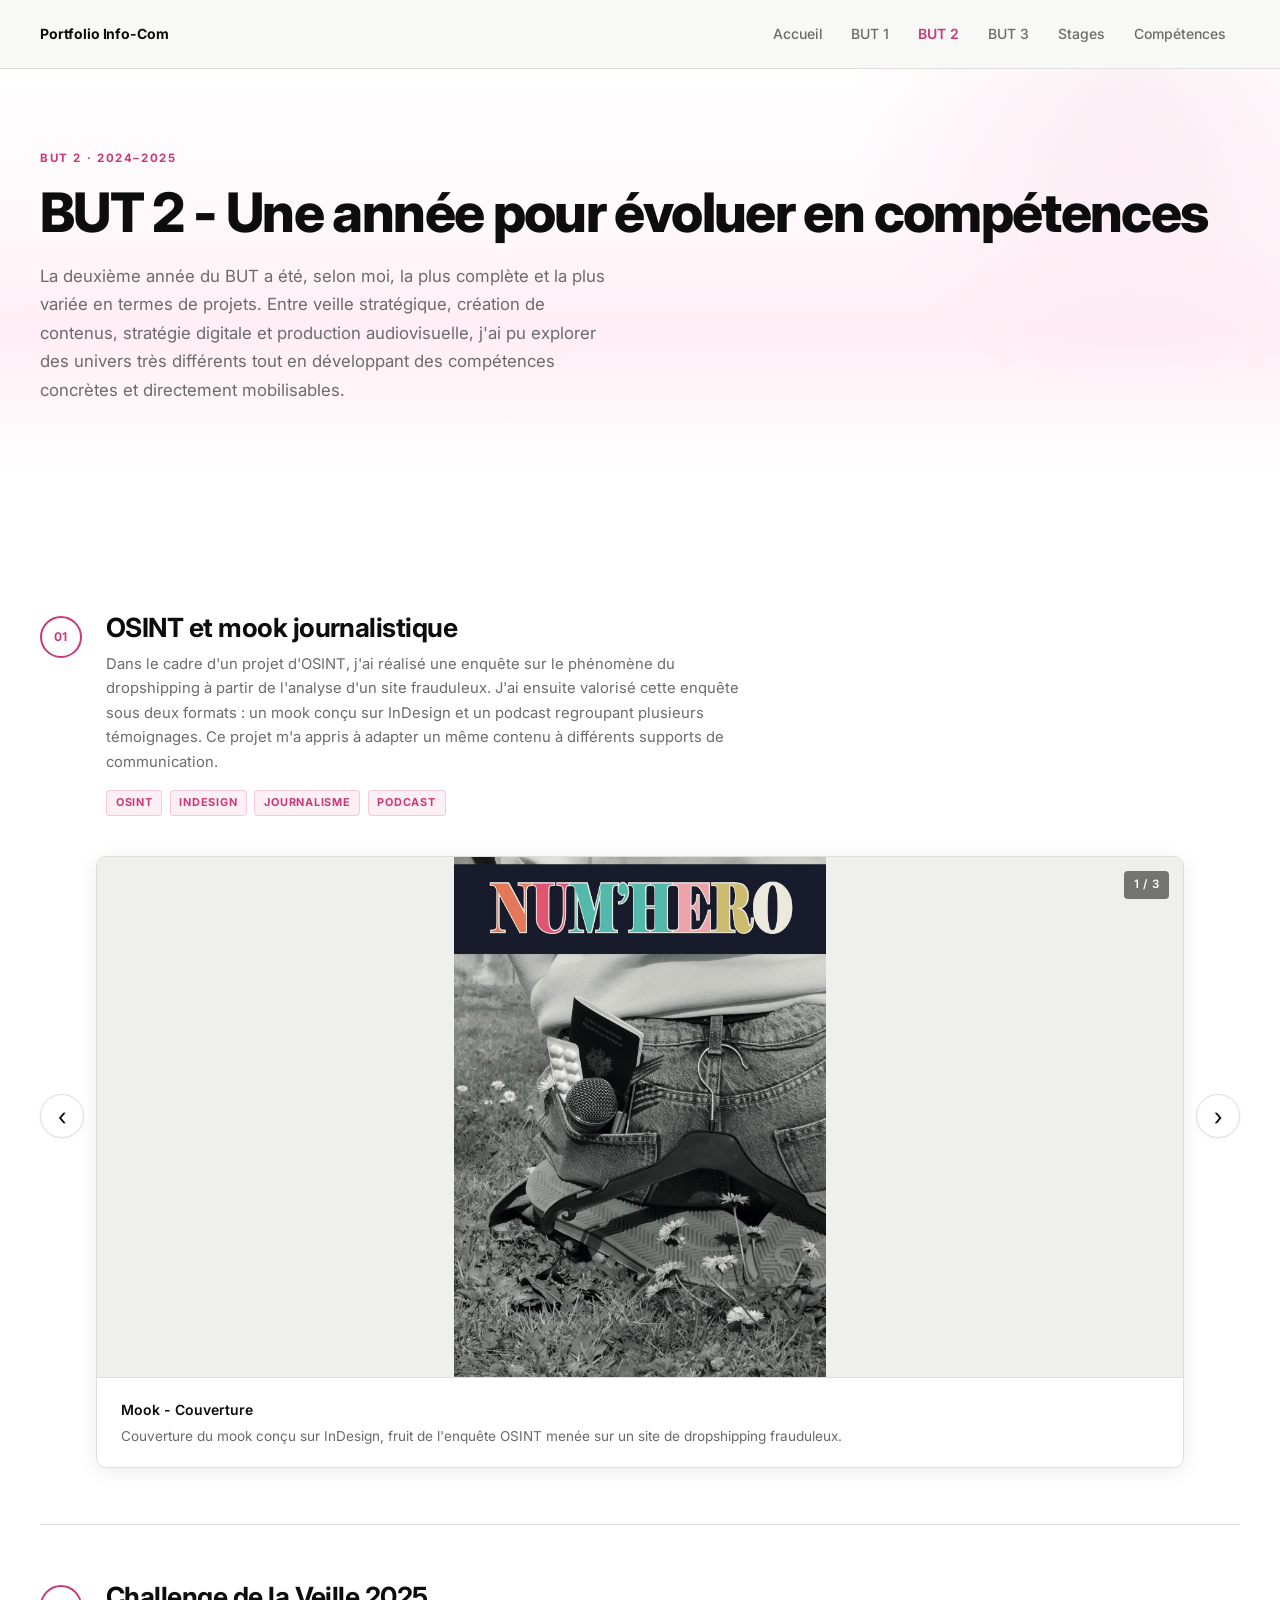
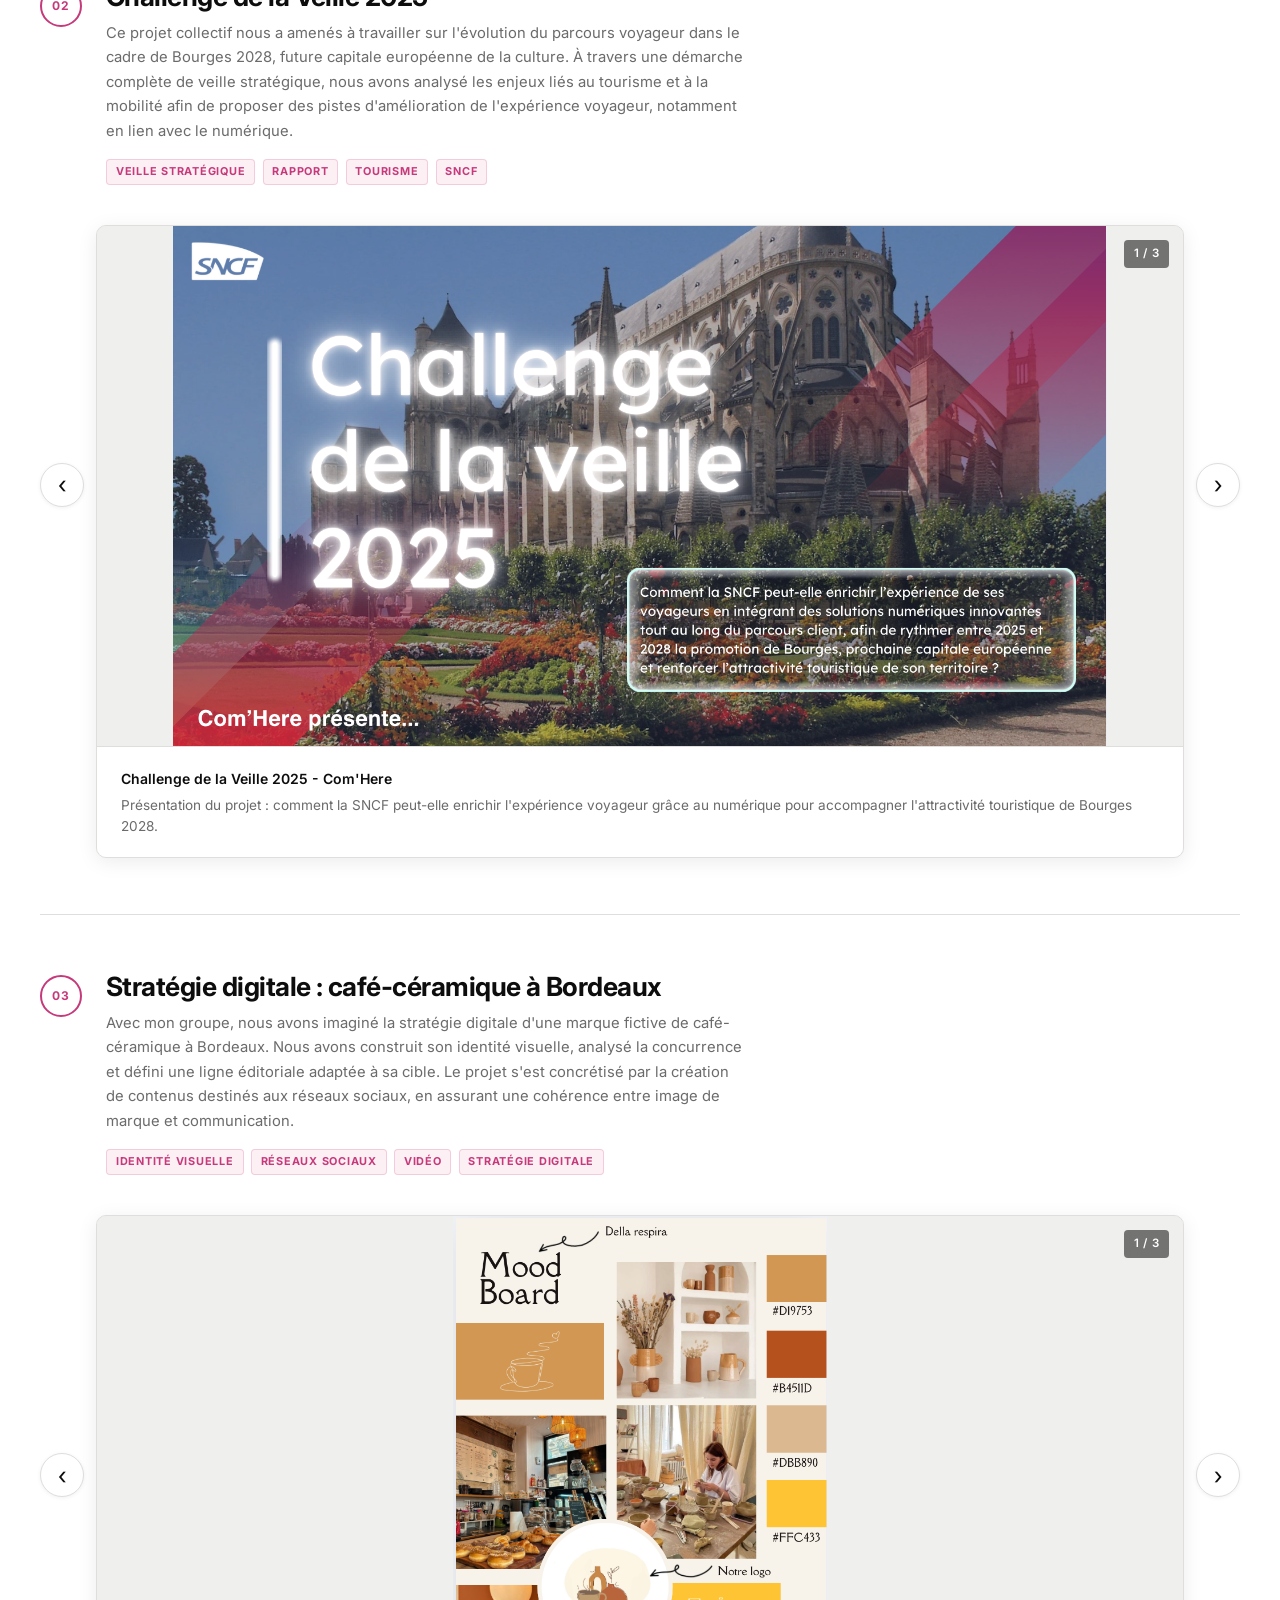
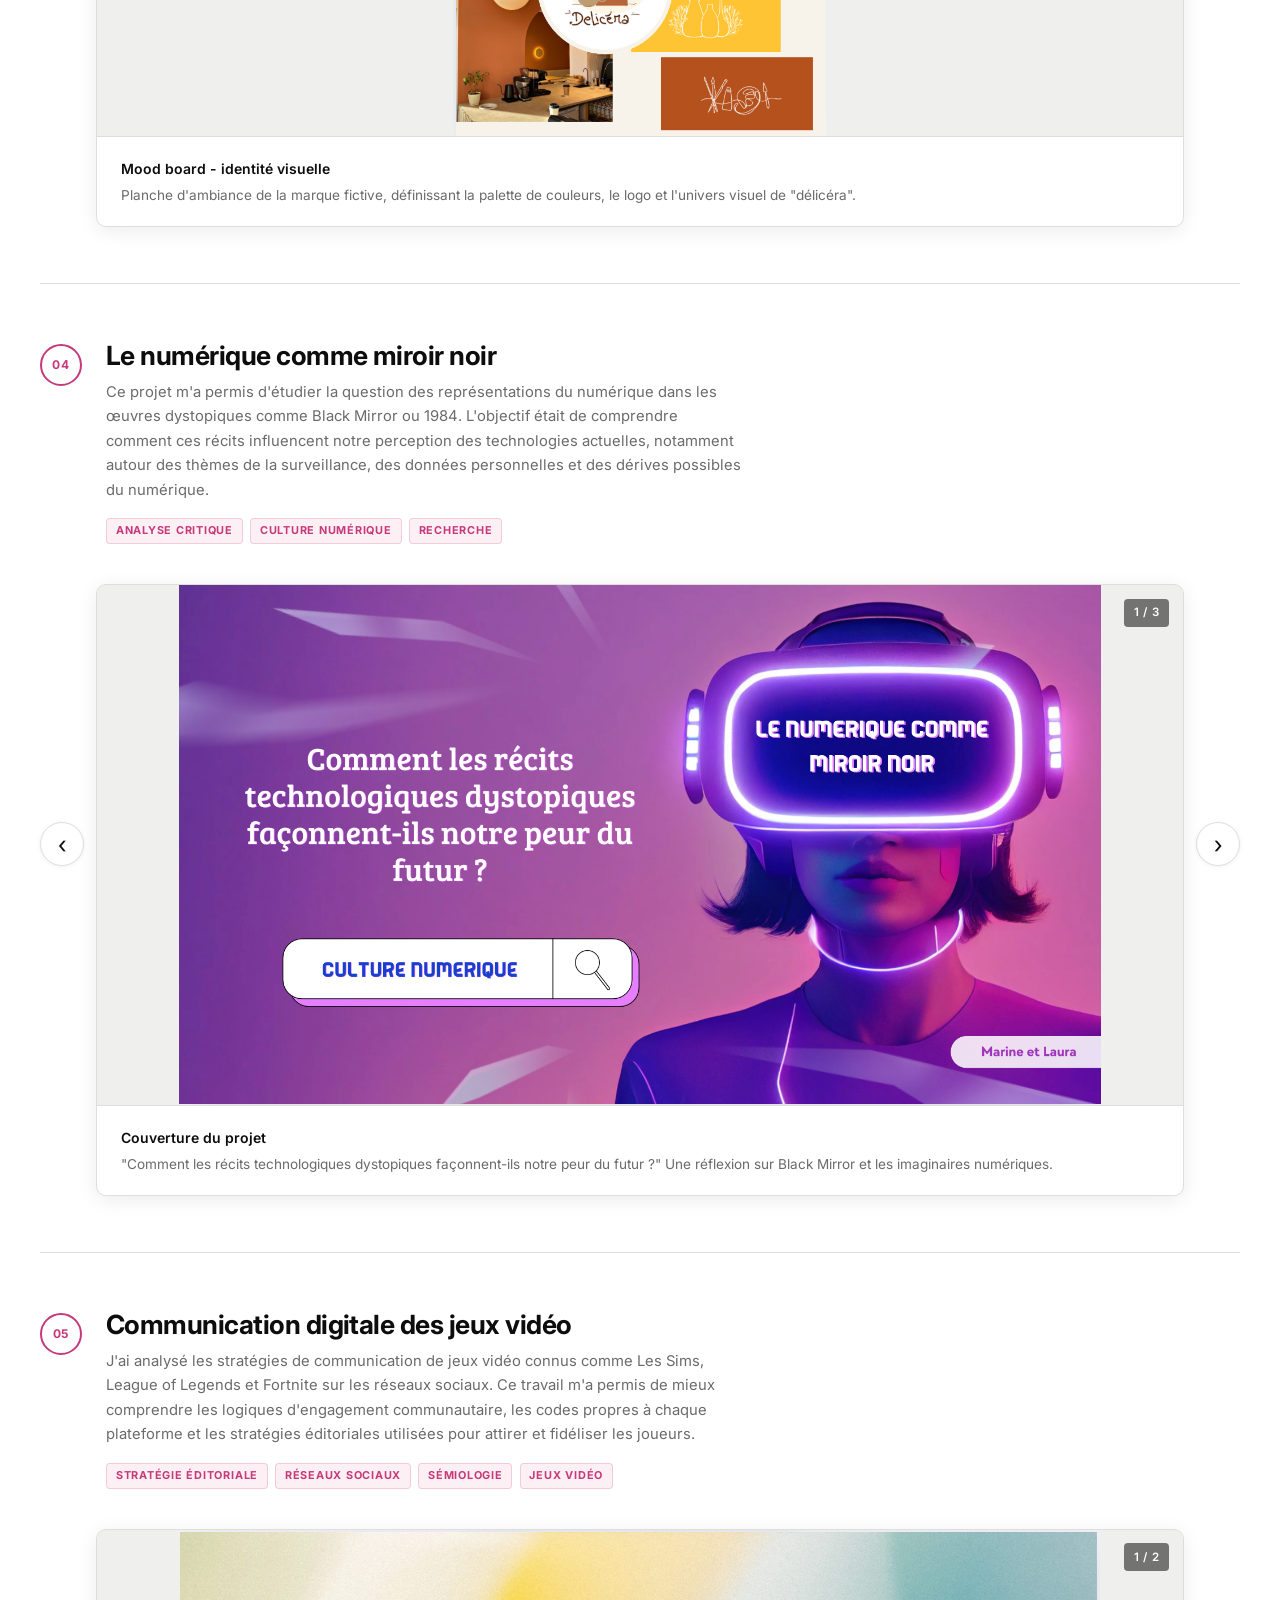
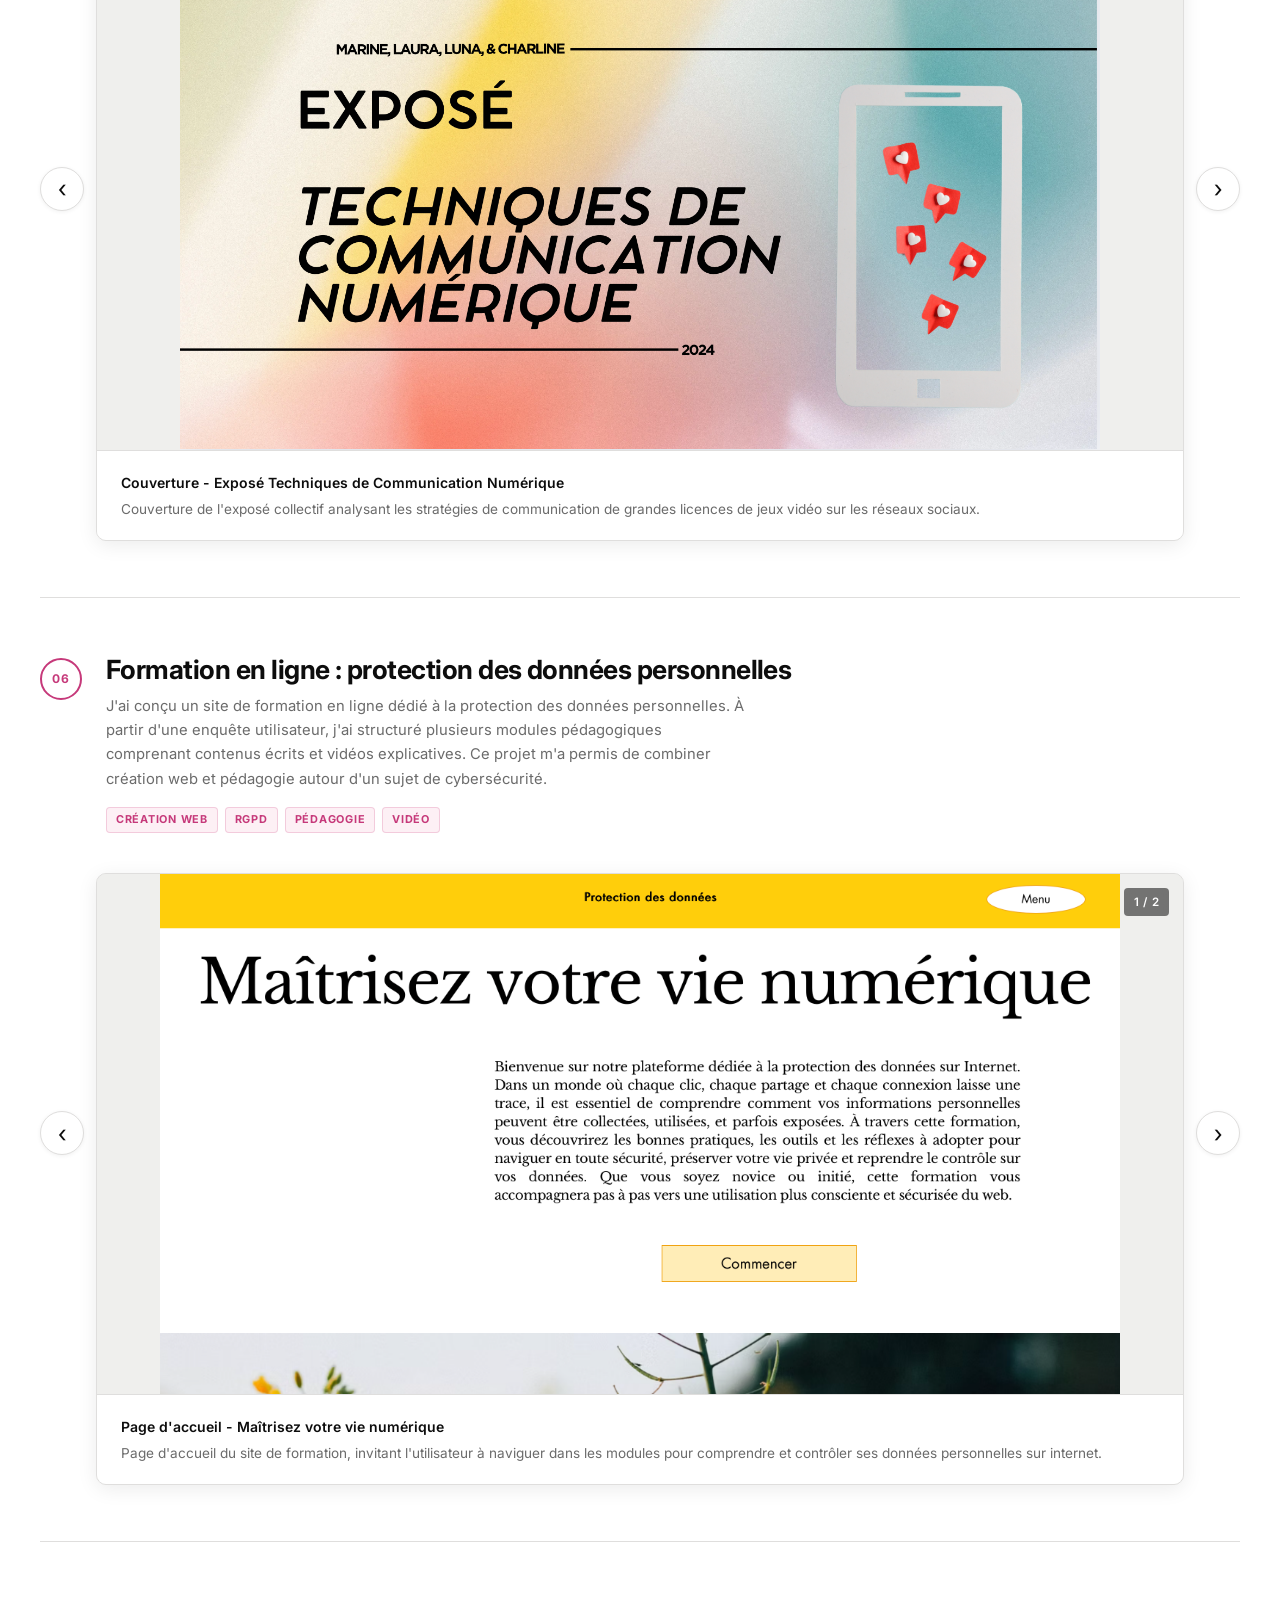
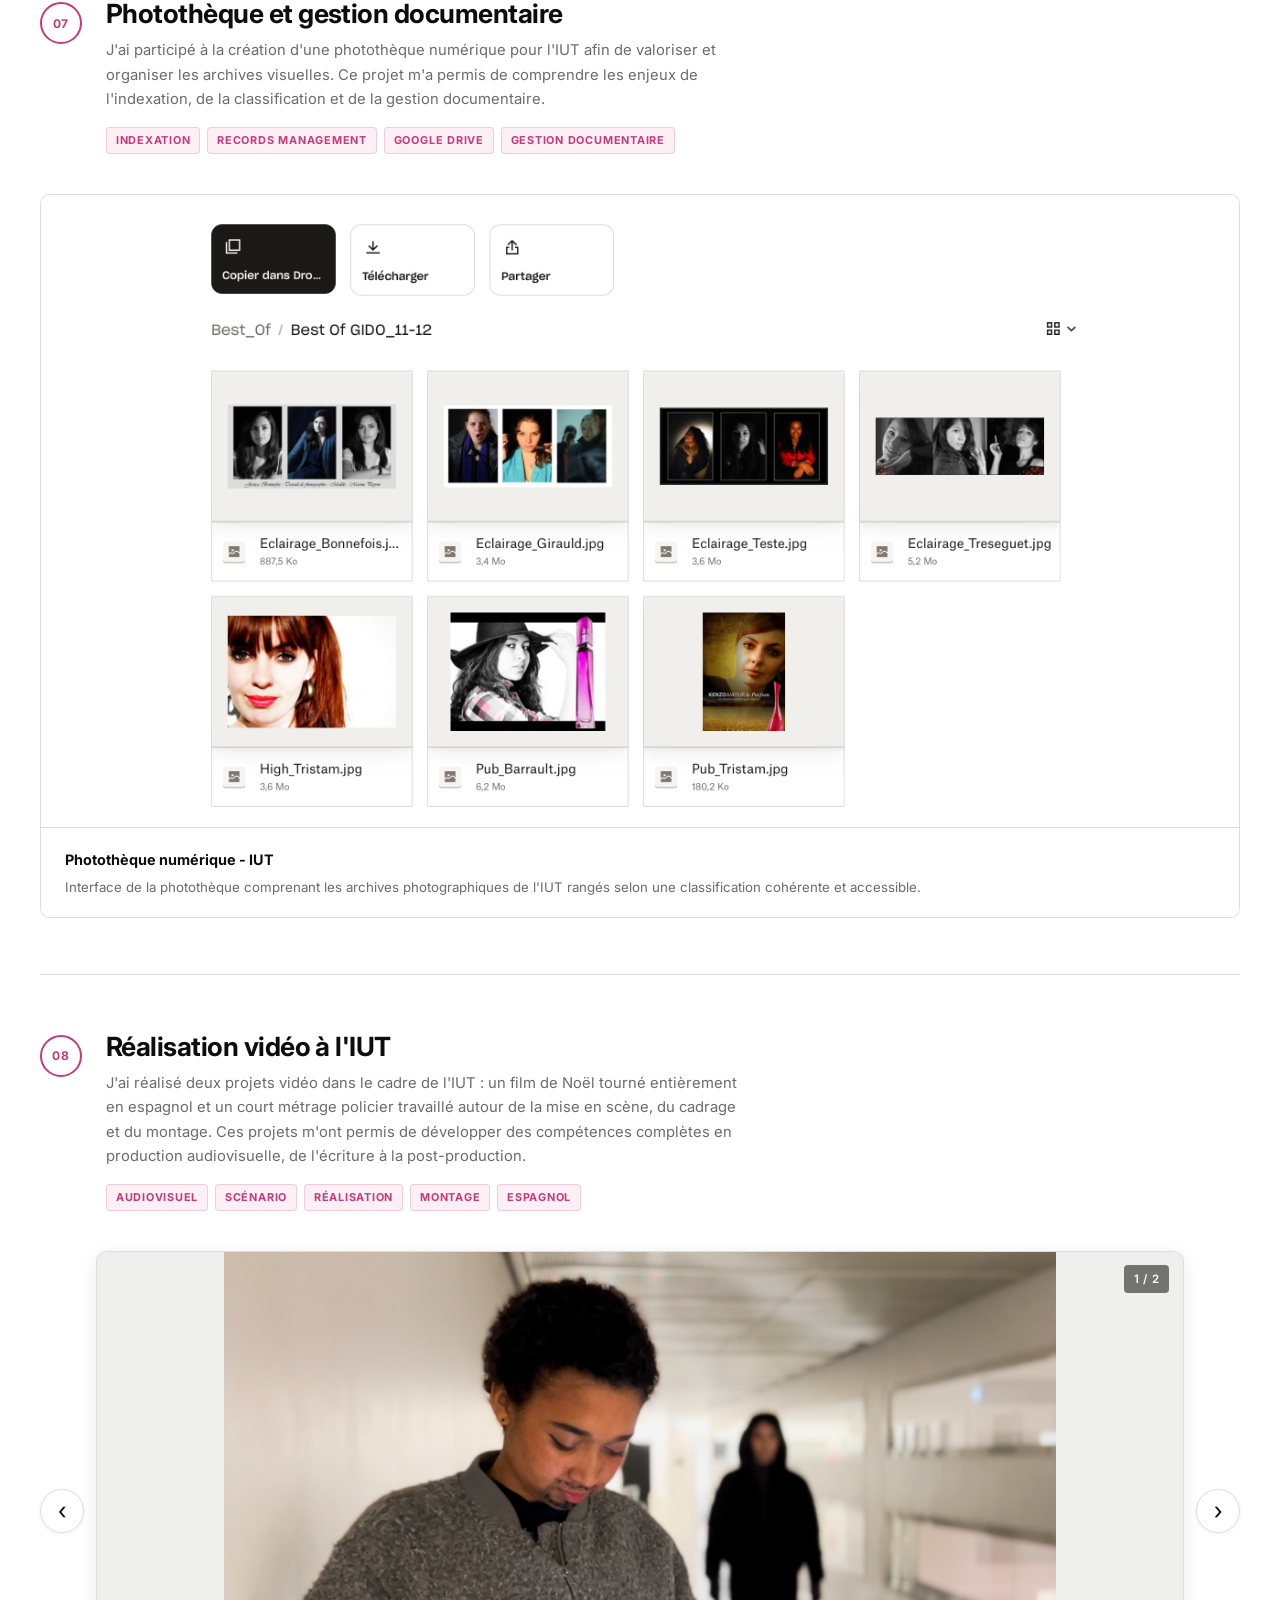
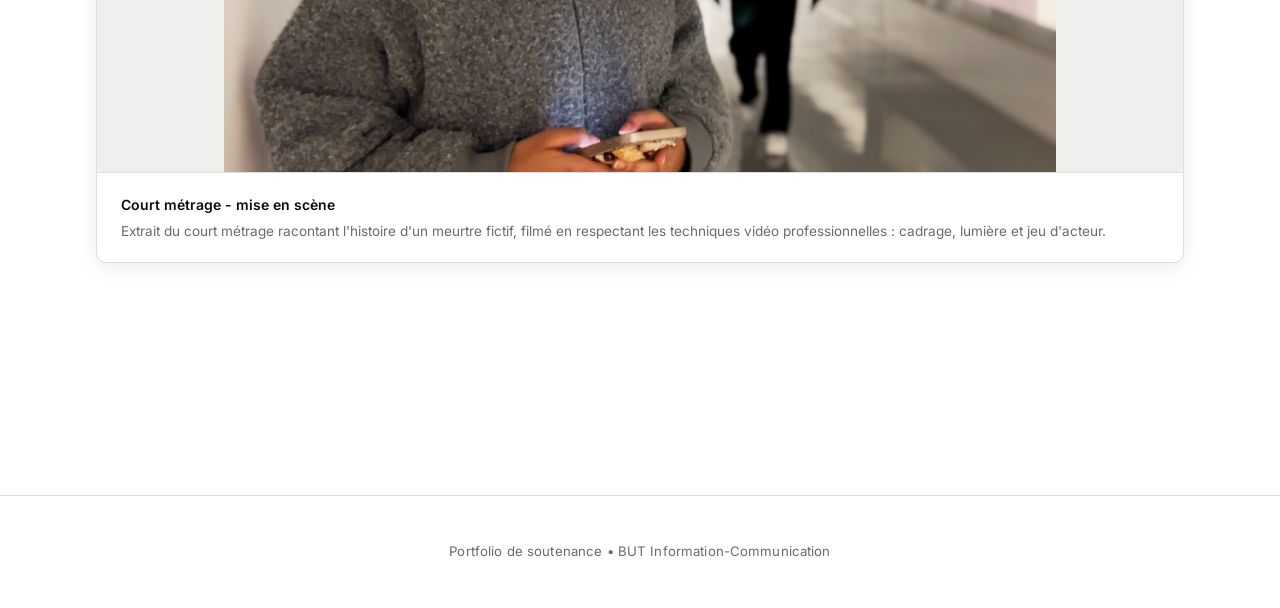
<file: BUT 2A.html>
<!DOCTYPE html>
<html lang="fr">
<head>
  <meta charset="UTF-8" />
  <meta name="viewport" content="width=device-width, initial-scale=1.0" />
  <title>Portfolio BUT Info-Com | BUT 2</title>
  <link rel="stylesheet" href="style.css" />
</head>
<body>
  <header class="site-header">
    <div class="container header-inner">
      <a href="index.html" class="brand">Portfolio Info-Com</a>
      <button class="nav-toggle" aria-label="Ouvrir le menu">Menu</button>
      <nav class="site-nav" aria-label="Navigation principale">
        <a href="index.html">Accueil</a>
        <a href="BUT 1A.html">BUT 1</a>
        <a href="BUT 2A.html" class="active">BUT 2</a>
        <a href="BUT 3A.html">BUT 3</a>
        <a href="Stage.html">Stages</a>
        <a href="apropos.html">Compétences</a>
      </nav>
    </div>
  </header>

  <main>

    <!-- ─── INTRO ─── -->
    <section class="page-hero">
      <div class="container">
        <p class="eyebrow">BUT 2 · 2024–2025</p>
        <h1>BUT 2 - Une année pour évoluer en compétences</h1>
        <p>La deuxième année du BUT a été, selon moi, la plus complète et la plus variée en termes de projets. Entre veille stratégique, création de contenus, stratégie digitale et production audiovisuelle, j'ai pu explorer des univers très différents tout en développant des compétences concrètes et directement mobilisables.</p>
      </div>
    </section>

    <!-- ─── PROJETS ─── -->
    <div class="container section">

      <!-- 01 – OSINT ET MOOK JOURNALISTIQUE -->
      <article class="project-section">
        <div class="project-label">
          <div class="project-number">01</div>
          <div class="project-label-text">
            <h2>OSINT et mook journalistique</h2>
            <p>Dans le cadre d'un projet d'OSINT, j'ai réalisé une enquête sur le phénomène du dropshipping à partir de l'analyse d'un site frauduleux. J'ai ensuite valorisé cette enquête sous deux formats : un mook conçu sur InDesign et un podcast regroupant plusieurs témoignages. Ce projet m'a appris à adapter un même contenu à différents supports de communication.</p>
            <div class="project-tags">
              <span class="tag">OSINT</span>
              <span class="tag">InDesign</span>
              <span class="tag">Journalisme</span>
              <span class="tag">Podcast</span>
            </div>
          </div>
        </div>
        <div class="carousel" aria-label="Carrousel OSINT et mook">
          <button class="carousel-button carousel-prev" type="button" aria-label="Image précédente">‹</button>
          <div class="carousel-track-container">
            <span class="carousel-counter">1 / 3</span>
            <ul class="carousel-track">
              <li class="carousel-slide current-slide">
                <img src="image/BUT 2/mook/but2-mook-2.jpg" alt="Mook journalistique - page 2">
                <div class="carousel-caption">
                  <h4>Mook - Couverture</h4>
                  <p>Couverture du mook conçu sur InDesign, fruit de l'enquête OSINT menée sur un site de dropshipping frauduleux.</p>
                </div>
              </li>
              <li class="carousel-slide">
                <img src="image/BUT 2/mook/but2-mook-3.jpg" alt="Mook journalistique - pleine page">
                <div class="carousel-caption">
                  <h4>Mook - Sommaire</h4>
                  <p>Sommaire du mook présentant les grandes parties de l'enquête : contexte, analyse et témoignages recueillis.</p>
                </div>
              </li>
              <li class="carousel-slide">
                <img src="image/BUT 2/mook/but2-mook-1.png" alt="Mook journalistique - pages intérieures">
                <div class="carousel-caption">
                  <h4>Mook - pages intérieures</h4>
                  <p>Double-page du mook conçu sur InDesign, alliant mise en page magazine, iconographie et contenus éditoriaux issus de l'enquête OSINT.</p>
                </div>
              </li>
            </ul>
          </div>
          <button class="carousel-button carousel-next" type="button" aria-label="Image suivante">›</button>
        </div>
      </article>

      <!-- 02 – CHALLENGE DE LA VEILLE 2025 -->
      <article class="project-section alt">
        <div class="project-label">
          <div class="project-number">02</div>
          <div class="project-label-text">
            <h2>Challenge de la Veille 2025</h2>
            <p>Ce projet collectif nous a amenés à travailler sur l'évolution du parcours voyageur dans le cadre de Bourges 2028, future capitale européenne de la culture. À travers une démarche complète de veille stratégique, nous avons analysé les enjeux liés au tourisme et à la mobilité afin de proposer des pistes d'amélioration de l'expérience voyageur, notamment en lien avec le numérique.</p>
            <div class="project-tags">
              <span class="tag">Veille stratégique</span>
              <span class="tag">Rapport</span>
              <span class="tag">Tourisme</span>
              <span class="tag">SNCF</span>
            </div>
          </div>
        </div>
        <div class="carousel" aria-label="Carrousel Challenge de la Veille 2025">
          <button class="carousel-button carousel-prev" type="button" aria-label="Image précédente">‹</button>
          <div class="carousel-track-container">
            <span class="carousel-counter">1 / 3</span>
            <ul class="carousel-track">
              <li class="carousel-slide current-slide">
                <img src="image/BUT 2/veille/but2-veille-1.png" alt="Challenge de la Veille 2025 - SNCF et Bourges">
                <div class="carousel-caption">
                  <h4>Challenge de la Veille 2025 - Com'Here</h4>
                  <p>Présentation du projet : comment la SNCF peut-elle enrichir l'expérience voyageur grâce au numérique pour accompagner l'attractivité touristique de Bourges 2028.</p>
                </div>
              </li>
              <li class="carousel-slide">
                <img src="image/BUT 2/veille/but2-veille-2.png" alt="Challenge de la Veille - sommaire du rapport">
                <div class="carousel-caption">
                  <h4>Tableau de bord de veille opérationnelle</h4>
                  <p>Tableau récapitulatif remis à la SNCF, recensant les sources à surveiller et les recommandations concrètes pour mettre en place une veille opérationnelle efficace autour du parcours voyageur vers Bourges 2028.</p>
                </div>
              </li>
              <li class="carousel-slide">
                <img src="image/BUT 2/veille/but2-veille-3.png" alt="Challenge de la Veille - extrait du rapport">
                <div class="carousel-caption">
                  <h4>Mise en page du rapport</h4>
                  <p>Extrait du rapport final illustrant la mise en page soignée et la structuration des recommandations stratégiques remises à la SNCF.</p>
                </div>
              </li>
            </ul>
          </div>
          <button class="carousel-button carousel-next" type="button" aria-label="Image suivante">›</button>
        </div>
      </article>

      <!-- 03 – STRATÉGIE DIGITALE – CAFÉ-CÉRAMIQUE -->
      <article class="project-section">
        <div class="project-label">
          <div class="project-number">03</div>
          <div class="project-label-text">
            <h2>Stratégie digitale : café-céramique à Bordeaux</h2>
            <p>Avec mon groupe, nous avons imaginé la stratégie digitale d'une marque fictive de café-céramique à Bordeaux. Nous avons construit son identité visuelle, analysé la concurrence et défini une ligne éditoriale adaptée à sa cible. Le projet s'est concrétisé par la création de contenus destinés aux réseaux sociaux, en assurant une cohérence entre image de marque et communication.</p>
            <div class="project-tags">
              <span class="tag">Identité visuelle</span>
              <span class="tag">Réseaux sociaux</span>
              <span class="tag">Vidéo</span>
              <span class="tag">Stratégie digitale</span>
            </div>
          </div>
        </div>
        <div class="carousel" aria-label="Carrousel Stratégie digitale café-céramique">
          <button class="carousel-button carousel-prev" type="button" aria-label="Image précédente">‹</button>
          <div class="carousel-track-container">
            <span class="carousel-counter">1 / 3</span>
            <ul class="carousel-track">
              <li class="carousel-slide current-slide">
                <img src="image/BUT 2/delicera/but2-cafe-1.png" alt="Mood board - identité visuelle café-céramique Dalcima">
                <div class="carousel-caption">
                  <h4>Mood board - identité visuelle</h4>
                  <p>Planche d'ambiance de la marque fictive, définissant la palette de couleurs, le logo et l'univers visuel de "délicéra".</p>
                </div>
              </li>
              <li class="carousel-slide">
                <img src="image/BUT 2/delicera/but2-cafe-2.png" alt="Stratégie digitale café-céramique - support 2">
                <div class="carousel-caption">
                  <h4>Analyse du secteur</h4>
                  <p>Réalisation d'un mapping permettant au café de se situer face aux concurrents direct de l'entreprise</p>
                </div>
              </li>
              <li class="carousel-slide">
                <img src="image/BUT 2/delicera/but2-cafe-3.png" alt="Stratégie digitale café-céramique - support 3">
                <div class="carousel-caption">
                  <h4>Support de communication</h4>
                  <p>Contenu créé pour les réseaux sociaux de la marque, illustrant la cohérence visuelle et éditoriale développée tout au long du projet.</p>
                </div>
              </li>
            </ul>
          </div>
          <button class="carousel-button carousel-next" type="button" aria-label="Image suivante">›</button>
        </div>
      </article>

      <!-- 04 – LE NUMÉRIQUE COMME MIROIR NOIR -->
      <article class="project-section alt">
        <div class="project-label">
          <div class="project-number">04</div>
          <div class="project-label-text">
            <h2>Le numérique comme miroir noir</h2>
            <p>Ce projet m'a permis d'étudier la question des représentations du numérique dans les œuvres dystopiques comme Black Mirror ou 1984. L'objectif était de comprendre comment ces récits influencent notre perception des technologies actuelles, notamment autour des thèmes de la surveillance, des données personnelles et des dérives possibles du numérique.</p>
            <div class="project-tags">
              <span class="tag">Analyse critique</span>
              <span class="tag">Culture numérique</span>
              <span class="tag">Recherche</span>
            </div>
          </div>
        </div>
        <div class="carousel" aria-label="Carrousel Le numérique comme miroir noir">
          <button class="carousel-button carousel-prev" type="button" aria-label="Image précédente">‹</button>
          <div class="carousel-track-container">
            <span class="carousel-counter">1 / 3</span>
            <ul class="carousel-track">
              <li class="carousel-slide current-slide">
                <img src="image/BUT 2/miroir/but2-miroir-1.png" alt="Le numérique comme miroir noir - couverture du projet">
                <div class="carousel-caption">
                  <h4>Couverture du projet</h4>
                  <p>"Comment les récits technologiques dystopiques façonnent-ils notre peur du futur ?" Une réflexion sur Black Mirror et les imaginaires numériques.</p>
                </div>
              </li>
              <li class="carousel-slide">
                <img src="image/BUT 2/miroir/but2-miroir-2.png" alt="Le numérique comme miroir noir - visuel 2">
                <div class="carousel-caption">
                  <h4>Sommaire</h4>
                  <p>Sommaire du dossier de recherche présentant les grandes parties de l'analyse sur les imaginaires dystopiques liés au numérique.</p>
                </div>
              </li>
              <li class="carousel-slide">
                <img src="image/BUT 2/miroir/but2-miroir-3.png" alt="Le numérique comme miroir noir - visuel 3">
                <div class="carousel-caption">
                  <h4>Visuel complémentaire</h4>
                  <p>Page intérieure du dossier explorant la relation entre technologie, société et représentations fictionnelles du futur numérique.</p>
                </div>
              </li>
            </ul>
          </div>
          <button class="carousel-button carousel-next" type="button" aria-label="Image suivante">›</button>
        </div>
      </article>

      <!-- 05 – RÉSEAUX SOCIAUX ET JEUX VIDÉO -->
      <article class="project-section">
        <div class="project-label">
          <div class="project-number">05</div>
          <div class="project-label-text">
            <h2>Communication digitale des jeux vidéo</h2>
            <p>J'ai analysé les stratégies de communication de jeux vidéo connus comme Les Sims, League of Legends et Fortnite sur les réseaux sociaux. Ce travail m'a permis de mieux comprendre les logiques d'engagement communautaire, les codes propres à chaque plateforme et les stratégies éditoriales utilisées pour attirer et fidéliser les joueurs.</p>
            <div class="project-tags">
              <span class="tag">Stratégie éditoriale</span>
              <span class="tag">Réseaux sociaux</span>
              <span class="tag">Sémiologie</span>
              <span class="tag">Jeux vidéo</span>
            </div>
          </div>
        </div>
        <div class="carousel" aria-label="Carrousel Réseaux sociaux et jeux vidéo">
          <button class="carousel-button carousel-prev" type="button" aria-label="Image précédente">‹</button>
          <div class="carousel-track-container">
            <span class="carousel-counter">1 / 2</span>
            <ul class="carousel-track">
              <li class="carousel-slide current-slide">
                <img src="image/BUT 2/com-numérique/but2-reseaux-1.png" alt="Exposé Techniques de Communication Numérique - couverture">
                <div class="carousel-caption">
                  <h4>Couverture - Exposé Techniques de Communication Numérique</h4>
                  <p>Couverture de l'exposé collectif analysant les stratégies de communication de grandes licences de jeux vidéo sur les réseaux sociaux.</p>
                </div>
              </li>
              <li class="carousel-slide">
                <img src="image/BUT 2/com-numérique/but2-reseaux-2.png" alt="Analyse de Fortnite - parcours générateur du sens">
                <div class="carousel-caption">
                  <h4>Analyse Fortnite </h4>
                  <p>Étude sémiotique de la communication de Fortnite sur les réseaux sociaux. </p>
                </div>
              </li>
            </ul>
          </div>
          <button class="carousel-button carousel-next" type="button" aria-label="Image suivante">›</button>
        </div>
      </article>

      <!-- 06 – FORMATION EN LIGNE – PROTECTION DES DONNÉES -->
      <article class="project-section alt">
        <div class="project-label">
          <div class="project-number">06</div>
          <div class="project-label-text">
            <h2>Formation en ligne : protection des données personnelles</h2>
            <p>J'ai conçu un site de formation en ligne dédié à la protection des données personnelles. À partir d'une enquête utilisateur, j'ai structuré plusieurs modules pédagogiques comprenant contenus écrits et vidéos explicatives. Ce projet m'a permis de combiner création web et pédagogie autour d'un sujet de cybersécurité.</p>
            <div class="project-tags">
              <span class="tag">Création web</span>
              <span class="tag">RGPD</span>
              <span class="tag">Pédagogie</span>
              <span class="tag">Vidéo</span>
            </div>
          </div>
        </div>
        <div class="carousel" aria-label="Carrousel Formation protection des données">
          <button class="carousel-button carousel-prev" type="button" aria-label="Image précédente">‹</button>
          <div class="carousel-track-container">
            <span class="carousel-counter">1 / 2</span>
            <ul class="carousel-track">
              <li class="carousel-slide current-slide">
                <img src="image/BUT 2/rgpd/but2-rgpd-2.png" alt="Site Formation - Maîtrisez votre vie numérique">
                <div class="carousel-caption">
                  <h4>Page d'accueil - Maîtrisez votre vie numérique</h4>
                  <p>Page d'accueil du site de formation, invitant l'utilisateur à naviguer dans les modules pour comprendre et contrôler ses données personnelles sur internet.</p>
                </div>
              </li>
              <li class="carousel-slide">
                <img src="image/BUT 2/rgpd/but2-rgpd-1.png" alt="Site Formation - Sécuriser ses comptes en ligne">
                <div class="carousel-caption">
                  <h4>Module - Sécuriser ses comptes en ligne</h4>
                  <p>Page du module dédié à la cybersécurité : pourquoi protéger ses comptes, exemples de cyberattaques courantes et bonnes pratiques à adopter.</p>
                </div>
              </li>
            </ul>
          </div>
          <button class="carousel-button carousel-next" type="button" aria-label="Image suivante">›</button>
        </div>
      </article>

      <!-- 07 – PHOTOTHÈQUE ET GESTION DOCUMENTAIRE -->
      <article class="project-section">
        <div class="project-label">
          <div class="project-number">07</div>
          <div class="project-label-text">
            <h2>Photothèque et gestion documentaire</h2>
            <p>J'ai participé à la création d'une photothèque numérique pour l'IUT afin de valoriser et organiser les archives visuelles. Ce projet m'a permis de comprendre les enjeux de l'indexation, de la classification et de la gestion documentaire.</p>
            <div class="project-tags">
              <span class="tag">Indexation</span>
              <span class="tag">Records Management</span>
              <span class="tag">Google Drive</span>
              <span class="tag">Gestion documentaire</span>
            </div>
          </div>
        </div>
        <figure class="project-figure">
          <img src="image/BUT 2/but2-phototeque-1.png" alt="Photothèque numérique IUT - Google Drive">
          <figcaption>
            <h4>Photothèque numérique - IUT</h4>
            <p>Interface de la photothèque comprenant les archives photographiques de l'IUT rangés selon une classification cohérente et accessible.</p>
          </figcaption>
        </figure>
      </article>

      <!-- 08 – COURTS MÉTRAGES À L'IUT -->
      <article class="project-section alt">
        <div class="project-label">
          <div class="project-number">08</div>
          <div class="project-label-text">
            <h2>Réalisation vidéo à l'IUT</h2>
            <p>J'ai réalisé deux projets vidéo dans le cadre de l'IUT : un film de Noël tourné entièrement en espagnol et un court métrage policier travaillé autour de la mise en scène, du cadrage et du montage. Ces projets m'ont permis de développer des compétences complètes en production audiovisuelle, de l'écriture à la post-production.</p>
            <div class="project-tags">
              <span class="tag">Audiovisuel</span>
              <span class="tag">Scénario</span>
              <span class="tag">Réalisation</span>
              <span class="tag">Montage</span>
              <span class="tag">Espagnol</span>
            </div>
          </div>
        </div>
        <div class="carousel" aria-label="Carrousel courts métrages IUT">
          <button class="carousel-button carousel-prev" type="button" aria-label="Image précédente">‹</button>
          <div class="carousel-track-container">
            <span class="carousel-counter">1 / 2</span>
            <ul class="carousel-track">
              <li class="carousel-slide current-slide">
                <img src="image/BUT 2/video/but2-courtmetrage-policier.png" alt="Court métrage policier - scène du meurtre">
                <div class="carousel-caption">
                  <h4>Court métrage - mise en scène</h4>
                  <p>Extrait du court métrage racontant l'histoire d'un meurtre fictif, filmé en respectant les techniques vidéo professionnelles : cadrage, lumière et jeu d'acteur.</p>
                </div>
              </li>
              <li class="carousel-slide">
                <img src="image/BUT 2/video/but2-courtmetrage-noel.jpg" alt="Court métrage de Noël en espagnol - tournage IUT">
                <div class="carousel-caption">
                  <h4>Film de Noël</h4>
                  <p>Visuel du mini film de Noël réalisé entièrement en espagnol à l'IUT.</p>
                </div>
              </li>
            </ul>
          </div>
          <button class="carousel-button carousel-next" type="button" aria-label="Image suivante">›</button>
        </div>
      </article>

    </div>
  </main>

  <footer class="site-footer">
    <div class="container footer-inner">
      <p>Portfolio de soutenance • BUT Information-Communication</p>
    </div>
  </footer>
  <script src="script.js" defer></script>
</body>
</html>
</file>
<file: style.css>
@import url('https://fonts.googleapis.com/css2?family=Inter:opsz,wght@14..32,300..700&display=swap');

/* ─── VARIABLES ─── */
:root {
  --bg: #f8f8f6;
  --surface: #ffffff;
  --text: #0d0d0d;
  --muted: #6b6b6b;
  --border: #dfdedd;
  --accent: #c6397a;
  --accent-bg: #fdf0f5;
  --radius: 10px;
  --shadow: 0 4px 20px rgba(0,0,0,0.08);
  --shadow-sm: 0 1px 4px rgba(0,0,0,0.06);
  --img-h: 520px;
  --btn-h: 44px;
}

* { box-sizing: border-box; }
html { scroll-behavior: smooth; }

body {
  margin: 0;
  background: #fff;
  color: var(--text);
  font-family: 'Inter', system-ui, -apple-system, BlinkMacSystemFont, sans-serif;
  font-size: 16px;
  line-height: 1.65;
  -webkit-font-smoothing: antialiased;
}

img { max-width: 100%; display: block; }
button, input, textarea { font: inherit; }

/* ─── LAYOUT ─── */
.container {
  width: min(1200px, calc(100% - 3rem));
  margin: 0 auto;
}

.section { padding: 5rem 0; }

/* ─── HEADER ─── */
.site-header {
  position: sticky;
  top: 0;
  z-index: 20;
  background: rgba(248,248,246,0.95);
  backdrop-filter: blur(12px);
  -webkit-backdrop-filter: blur(12px);
  border-bottom: 1px solid var(--border);
}

.header-inner {
  display: flex;
  align-items: center;
  justify-content: space-between;
  gap: 1rem;
  padding: 1rem 0;
}

.brand {
  font-weight: 700;
  font-size: 0.875rem;
  letter-spacing: -0.01em;
  color: var(--text);
  text-decoration: none;
}

.site-nav {
  display: flex;
  flex-wrap: wrap;
  gap: 0;
}

.site-nav a {
  color: var(--muted);
  text-decoration: none;
  font-size: 0.875rem;
  font-weight: 500;
  padding: 0.4rem 0.9rem;
  border-radius: 6px;
  transition: color 0.15s, background 0.15s;
}

.site-nav a:hover {
  color: var(--text);
  background: rgba(0,0,0,0.04);
}

.site-nav a.active {
  color: var(--accent);
  font-weight: 600;
}

.nav-toggle {
  display: none;
  border: 1px solid var(--border);
  background: transparent;
  color: var(--text);
  font-size: 0.85rem;
  font-weight: 500;
  cursor: pointer;
  padding: 0.45rem 0.9rem;
  border-radius: 6px;
}

/* ─── HERO ─── */
.hero {
  padding: 8rem 0 7rem;
  background: transparent;
  position: relative;
  z-index: 1;
}

.hero-container {
  position: relative;
  z-index: 1;
}

/* ─── BLOBS ANIMÉS (toute la page) ─── */
.page-blobs {
  position: fixed;
  inset: 0;
  pointer-events: none;
  z-index: 0;
}

.blob {
  position: absolute;
  border-radius: 50%;
  filter: blur(90px);
  opacity: 0.65;
}

.blob-1 {
  width: 600px;
  height: 480px;
  background: radial-gradient(circle, #ffb6c8 0%, transparent 70%);
  top: -120px;
  left: -80px;
  animation: float1 24s ease-in-out infinite;
}

.blob-2 {
  width: 450px;
  height: 560px;
  background: radial-gradient(circle, #ffd1e0 0%, transparent 70%);
  bottom: -100px;
  right: 80px;
  animation: float2 30s ease-in-out infinite;
}

.blob-3 {
  width: 380px;
  height: 380px;
  background: radial-gradient(circle, #ffe4f0 0%, transparent 70%);
  top: 40%;
  left: 45%;
  animation: float3 20s ease-in-out infinite;
}

.blob-4 {
  width: 300px;
  height: 340px;
  background: radial-gradient(circle, #f9c5d5 0%, transparent 70%);
  top: -40px;
  right: 30%;
  animation: float4 26s ease-in-out infinite;
}

@keyframes float1 {
  0%, 100% { transform: translate(0, 0) scale(1); }
  30%       { transform: translate(70px, 50px) scale(1.08); }
  65%       { transform: translate(-40px, 90px) scale(0.93); }
}

@keyframes float2 {
  0%, 100% { transform: translate(0, 0) scale(1); }
  35%       { transform: translate(-60px, -70px) scale(1.06); }
  70%       { transform: translate(50px, -30px) scale(0.96); }
}

@keyframes float3 {
  0%, 100% { transform: translate(0, 0) scale(1); }
  40%       { transform: translate(-80px, 50px) scale(1.1); }
  75%       { transform: translate(60px, -60px) scale(0.9); }
}

@keyframes float4 {
  0%, 100% { transform: translate(0, 0) scale(1); }
  45%       { transform: translate(50px, 80px) scale(1.07); }
  80%       { transform: translate(-30px, 40px) scale(0.95); }
}

/* Deux colonnes : texte + photo */
.hero-layout {
  display: grid;
  grid-template-columns: 1fr auto;
  gap: 3rem;
  align-items: center;
  justify-items: center;
}

.hero-photo-wrap {
  display: flex;
  align-items: center;
  justify-content: center;
  flex-shrink: 0;
  align-self: center;
}

.hero-photo {
  box-sizing: content-box; /* la bordure s'ajoute autour de la photo, pas dedans */
  width: 380px;
  height: 380px;
  border-radius: 50%;
  object-fit: cover;
  object-position: center top;
  border: 6px solid #fff;
  box-shadow:
    0 0 0 1px rgba(0,0,0,0.06),
    0 8px 30px rgba(0,0,0,0.12),
    0 24px 64px rgba(0,0,0,0.10);
  display: block;
}

.hero-tag {
  display: flex;
  align-items: center;
  gap: 0.75rem;
  font-size: 0.72rem;
  font-weight: 600;
  letter-spacing: 0.14em;
  text-transform: uppercase;
  color: var(--muted);
  margin-bottom: 2.5rem;
}

.hero-tag::before {
  content: '';
  display: block;
  width: 2rem;
  height: 1.5px;
  background: var(--accent);
  flex-shrink: 0;
}

.hero-title {
  margin: 0 0 2rem;
  font-size: clamp(4.5rem, 13vw, 10rem);
  font-weight: 800;
  letter-spacing: -0.045em;
  line-height: 0.88;
  color: var(--text);
}

.hero-title .dot {
  color: var(--accent);
}

.hero-meta {
  font-size: 1.05rem;
  color: var(--muted);
  max-width: 520px;
  line-height: 1.6;
  margin: 0 0 3rem;
}

.hero-meta strong {
  color: var(--text);
  font-weight: 600;
}

.hero-specialite {
  font-size: 0.95rem;
  color: var(--muted);
}

.hero-actions {
  display: flex;
  flex-wrap: wrap;
  gap: 0.75rem;
}

/* ─── BUTTONS ─── */
.button {
  display: inline-flex;
  align-items: center;
  justify-content: center;
  gap: 0.4rem;
  padding: 0.75rem 1.5rem;
  border-radius: 6px;
  border: 1.5px solid transparent;
  font-weight: 600;
  font-size: 0.875rem;
  letter-spacing: 0.01em;
  transition: transform 0.15s, background 0.15s, border-color 0.15s;
  cursor: pointer;
  text-decoration: none;
}

.button-primary {
  background: var(--text);
  color: #fff;
  border-color: var(--text);
}

.button-primary:hover {
  background: #1f1f1f;
  transform: translateY(-1px);
}

.button-secondary {
  background: transparent;
  color: var(--text);
  border-color: var(--border);
}

.button-secondary:hover {
  border-color: var(--text);
  transform: translateY(-1px);
}

/* ─── SECTION HEADERS ─── */
/* ─── SECTION BACKGROUNDS (index) ─── */

.section-parcours,
.section-competencies,
.section-projets {
  background: transparent;
  position: relative;
  z-index: 1;
}

.section-header {
  max-width: 680px;
  margin-bottom: 3rem;
}

.eyebrow {
  display: block;
  font-size: 0.72rem;
  font-weight: 700;
  letter-spacing: 0.14em;
  text-transform: uppercase;
  color: var(--accent);
  margin: 0 0 1rem;
}

.section-header h1 {
  margin: 0 0 1rem;
  font-size: clamp(2rem, 4vw, 3.2rem);
  line-height: 1.1;
  letter-spacing: -0.03em;
  color: var(--text);
  font-weight: 700;
}

.section-header h2 {
  margin: 0 0 0.75rem;
  font-size: clamp(1.5rem, 3vw, 2.2rem);
  letter-spacing: -0.025em;
  color: var(--text);
  font-weight: 700;
}

.section-header p {
  margin: 0;
  color: var(--muted);
  font-size: 1rem;
  line-height: 1.7;
}

/* ─── PAGE HERO (pages intérieures BUT 1/2/3) ─── */
.page-hero {
  padding: 5rem 0 4.5rem;
  background: linear-gradient(180deg, #ffffff 0%, #fff8fb 40%, #ffeef5 65%, #fff8fb 85%, #ffffff 100%);
  position: relative;
  overflow: hidden;
}

.page-hero::after {
  content: '';
  position: absolute;
  width: 620px;
  height: 620px;
  border-radius: 50%;
  background: radial-gradient(circle, rgba(198,57,122,0.08) 0%, transparent 65%);
  top: -260px;
  right: -160px;
  pointer-events: none;
}

.page-hero .container {
  position: relative;
  z-index: 1;
}

.page-hero h1 {
  margin: 0.6rem 0 1.25rem;
  font-size: clamp(2rem, 4.5vw, 3.4rem);
  font-weight: 800;
  letter-spacing: -0.03em;
  line-height: 1.06;
  color: var(--text);
}

.page-hero > .container > p:not(.eyebrow) {
  margin: 0;
  color: var(--muted);
  font-size: 1.05rem;
  max-width: 580px;
  line-height: 1.7;
}

/* ─── TAGS OUTILS / COMPÉTENCES ─── */
.project-tags {
  display: flex;
  flex-wrap: wrap;
  gap: 0.45rem;
  margin-top: 1rem;
}

.tag {
  font-size: 0.68rem;
  font-weight: 700;
  letter-spacing: 0.07em;
  text-transform: uppercase;
  color: var(--accent);
  background: var(--accent-bg);
  border: 1.5px solid rgba(198,57,122,0.2);
  border-radius: 4px;
  padding: 0.2rem 0.55rem;
}

/* ─── PARCOURS GRID ─── */
.parcours-grid {
  display: grid;
  grid-template-columns: repeat(3, 1fr);
  gap: 1px;
  background: var(--border);
  border: 1px solid var(--border);
  border-radius: var(--radius);
  overflow: hidden;
}

.parcours-card {
  background: var(--surface);
  padding: 2.5rem 2rem;
  text-decoration: none;
  color: inherit;
  transition: background 0.15s;
  display: block;
}

.parcours-card:hover { background: var(--accent-bg); }

.card-year {
  display: block;
  font-size: 0.7rem;
  font-weight: 700;
  letter-spacing: 0.12em;
  text-transform: uppercase;
  color: var(--accent);
  margin-bottom: 0.6rem;
}

.parcours-card h3 {
  margin: 0 0 0.6rem;
  font-size: 1.4rem;
  font-weight: 700;
  letter-spacing: -0.025em;
  color: var(--text);
}

.parcours-card p {
  margin: 0 0 1.5rem;
  font-size: 0.875rem;
  color: var(--muted);
  line-height: 1.6;
}

.card-arrow {
  display: inline-block;
  font-size: 1rem;
  color: var(--accent);
  transition: transform 0.15s;
}

.parcours-card:hover .card-arrow { transform: translateX(4px); }

/* ─── COMPÉTENCES ─── */
.competencies-strip {
  display: grid;
  grid-template-columns: repeat(5, 1fr);
  gap: 1rem;
  background: transparent;
  border: none;
  border-radius: 0;
  overflow: visible;
}

.competency-item {
  padding: 2rem 1.5rem;
  background: var(--surface);
  border: 1px solid var(--border);
  border-top: 3px solid var(--accent);
  border-radius: var(--radius);
  transition: transform 0.2s, box-shadow 0.2s;
}

.competency-item:hover {
  background: var(--surface);
  transform: translateY(-5px);
  box-shadow: 0 10px 28px rgba(198, 57, 122, 0.12);
}

.competency-num {
  display: block;
  font-size: 2rem;
  font-weight: 800;
  letter-spacing: -0.05em;
  line-height: 1;
  background: linear-gradient(135deg, var(--accent), #e8829a);
  -webkit-background-clip: text;
  -webkit-text-fill-color: transparent;
  background-clip: text;
  margin-bottom: 0.75rem;
}

.competency-verb {
  display: block;
  font-size: 1rem;
  font-weight: 700;
  color: var(--text);
  letter-spacing: -0.02em;
  margin-bottom: 0.6rem;
}

.competency-desc {
  font-size: 0.78rem;
  color: var(--muted);
  line-height: 1.55;
  margin: 0;
}

/* ─── GRID GÉNÉRIQUE ─── */
.grid { display: grid; gap: 1.5rem; }
.grid-2 { grid-template-columns: repeat(2, 1fr); }
.grid-3 { grid-template-columns: repeat(3, 1fr); }

/* ─── PROJETS GRID (index) ─── */
.projects-grid {
  display: grid;
  grid-template-columns: repeat(2, 1fr);
  gap: 1rem;
  background: transparent;
  border: none;
  border-radius: 0;
  overflow: visible;
}

.project-item {
  background: var(--surface);
  padding: 2rem 2rem 3rem;
  text-decoration: none;
  color: inherit;
  display: block;
  border: 1px solid var(--border);
  border-left: 4px solid var(--accent);
  border-radius: var(--radius);
  position: relative;
  transition: transform 0.2s, box-shadow 0.2s;
}

.project-item:hover {
  background: var(--accent-bg);
  transform: translateY(-4px);
  box-shadow: 0 10px 28px rgba(198, 57, 122, 0.1);
}

.project-tag {
  display: inline-block;
  font-size: 0.65rem;
  font-weight: 700;
  letter-spacing: 0.1em;
  text-transform: uppercase;
  color: var(--accent);
  background: var(--accent-bg);
  border: 1px solid rgba(198, 57, 122, 0.2);
  border-radius: 4px;
  padding: 0.2em 0.6em;
  margin-bottom: 0.85rem;
}

.project-item h3 {
  margin: 0 0 0.6rem;
  font-size: 1.05rem;
  font-weight: 700;
  color: var(--text);
  letter-spacing: -0.01em;
}

.project-item p {
  margin: 0;
  font-size: 0.875rem;
  color: var(--muted);
  line-height: 1.6;
}

.project-arrow {
  position: absolute;
  bottom: 1.25rem;
  right: 1.5rem;
  color: var(--accent);
  font-size: 1rem;
  transition: transform 0.2s;
}

.project-item:hover .project-arrow {
  transform: translateX(5px);
}

/* ─── CARDS (pages secondaires) ─── */
.card,
.card-soft,
.project-card,
.info-box,
.info-card {
  background: var(--surface);
  border-radius: var(--radius);
  box-shadow: var(--shadow-sm);
  padding: 1.75rem;
  border: 1px solid var(--border);
  transition: transform 0.2s, border-color 0.2s;
}

.card:hover, .project-card:hover {
  transform: translateY(-2px);
  border-color: rgba(198,57,122,0.3);
}

.card-soft { background: #f4f4f2; }

.card h3, .project-card h3, .info-box h4, .info-card h3 {
  margin: 0 0 0.5rem;
  font-size: 1rem;
  font-weight: 600;
  color: var(--text);
}

.card p, .project-card p, .info-box p, .info-card p {
  margin: 0;
  color: var(--muted);
  font-size: 0.875rem;
  line-height: 1.6;
}

/* ─── CONTENT BLOCKS ─── */
.content-block { margin-bottom: 2.5rem; }

.content-block h2 {
  margin: 0 0 1rem;
  font-size: clamp(1.4rem, 2.5vw, 1.9rem);
  letter-spacing: -0.02em;
  color: var(--text);
}

/* ─── PROJECT SECTIONS (pages BUT) ─── */
.project-section {
  padding: 3.5rem 0;
  border-bottom: 1px solid var(--border);
}

.project-section:last-child { border-bottom: none; }

.project-label {
  display: flex;
  align-items: flex-start;
  gap: 1.5rem;
  margin-bottom: 2.5rem;
}

.project-number {
  flex-shrink: 0;
  width: 42px;
  height: 42px;
  border-radius: 50%;
  background: transparent;
  border: 2px solid var(--accent);
  color: var(--accent);
  font-weight: 700;
  font-size: 0.75rem;
  letter-spacing: 0.05em;
  display: flex;
  align-items: center;
  justify-content: center;
  margin-top: 4px;
}

.project-label-text h2 {
  margin: 0 0 0.5rem;
  font-size: clamp(1.2rem, 2.5vw, 1.65rem);
  letter-spacing: -0.02em;
  color: var(--text);
  line-height: 1.2;
  font-weight: 700;
}

.project-label-text p {
  margin: 0;
  color: var(--muted);
  font-size: 0.925rem;
  line-height: 1.65;
  max-width: 640px;
}

/* ─── CAROUSEL ─── */
.carousel {
  display: grid;
  grid-template-columns: var(--btn-h) 1fr var(--btn-h);
  gap: 0.75rem;
  align-items: start;
}

.carousel-track-container {
  position: relative;
  overflow: hidden;
  border-radius: var(--radius);
  box-shadow: var(--shadow);
  border: 1px solid var(--border);
  background: #efefed;
}

.carousel-track {
  display: flex;
  transition: transform 0.38s cubic-bezier(0.4, 0, 0.2, 1);
  list-style: none;
  margin: 0;
  padding: 0;
}

.carousel-slide {
  min-width: 100%;
  display: flex;
  flex-direction: column;
}

.carousel-slide img {
  width: 100%;
  height: var(--img-h);
  object-fit: contain;
  object-position: bottom center;
  background: #efefed;
  display: block;
}

.carousel-caption {
  flex: 1;
  padding: 1.25rem 1.5rem;
  background: var(--surface);
  border-top: 1px solid var(--border);
}

.carousel-caption h4 {
  margin: 0 0 0.3rem;
  font-size: 0.875rem;
  font-weight: 600;
  color: var(--text);
}

.carousel-caption h4:last-child {
  margin-bottom: 0;
}

.carousel-caption p {
  margin: 0;
  font-size: 0.85rem;
  color: var(--muted);
  line-height: 1.55;
}

.carousel-counter {
  position: absolute;
  top: 0.85rem;
  right: 0.85rem;
  background: rgba(13,13,13,0.55);
  backdrop-filter: blur(6px);
  -webkit-backdrop-filter: blur(6px);
  color: #fff;
  font-size: 0.72rem;
  font-weight: 600;
  letter-spacing: 0.06em;
  padding: 0.28rem 0.62rem;
  border-radius: 4px;
  z-index: 5;
  pointer-events: none;
  user-select: none;
}

.carousel-button {
  width: var(--btn-h);
  height: var(--btn-h);
  border-radius: 50%;
  background: var(--surface);
  border: 1.5px solid var(--border);
  box-shadow: var(--shadow-sm);
  color: var(--text);
  cursor: pointer;
  display: flex;
  align-items: center;
  justify-content: center;
  font-size: 1.5rem;
  transition: transform 0.15s, background 0.15s, border-color 0.15s;
  justify-self: center;
  margin-top: calc((var(--img-h) - var(--btn-h)) / 2);
}

.carousel-button:hover {
  background: var(--text);
  color: #fff;
  border-color: var(--text);
  transform: scale(1.05);
}

/* ─── SECTION VARIANTS ─── */
.section-outline {
  border: 1px solid var(--border);
  border-radius: var(--radius);
  padding: 2.5rem;
  background: var(--surface);
}

.section-background {
  background: #f2f2f0;
  border-radius: var(--radius);
  padding: 3rem;
  border: 1px solid var(--border);
}

/* ─── MISC ─── */
.list-features {
  list-style: none;
  margin: 0;
  padding: 0;
  display: grid;
  gap: 0.6rem;
}

.list-features li {
  padding-left: 1.35rem;
  position: relative;
  color: var(--muted);
  font-size: 0.925rem;
}

.list-features li::before {
  content: "→";
  position: absolute;
  left: 0;
  color: var(--accent);
  font-size: 0.8em;
  top: 0.1em;
}

/* ─── CONTACT FORM ─── */
.contact-form {
  display: grid;
  gap: 1.25rem;
  max-width: 540px;
}

.contact-form label {
  display: grid;
  gap: 0.45rem;
  color: var(--text);
  font-weight: 600;
  font-size: 0.875rem;
}

.contact-form input,
.contact-form textarea {
  width: 100%;
  border: 1.5px solid var(--border);
  border-radius: 8px;
  padding: 0.85rem 1rem;
  background: #fff;
  color: var(--text);
  transition: border-color 0.15s;
}

.contact-form input:focus,
.contact-form textarea:focus {
  outline: none;
  border-color: var(--accent);
}

/* ─── FIGURE IMAGE SIMPLE (sans carousel) ─── */
.project-figure {
  margin: 0;
  border-radius: var(--radius);
  overflow: hidden;
  border: 1px solid var(--border);
}

.project-figure img {
  width: 100%;
  display: block;
  object-fit: cover;
}

.project-figure figcaption {
  padding: 1.25rem 1.5rem;
  background: var(--surface);
  border-top: 1px solid var(--border);
}

.project-figure figcaption h4 {
  margin: 0 0 0.3rem;
  font-size: 0.9rem;
  font-weight: 700;
  color: var(--text);
}

.project-figure figcaption p {
  margin: 0;
  font-size: 0.83rem;
  color: var(--muted);
  line-height: 1.55;
}

/* ─── PAGE COMPÉTENCES ─── */

.competences-page-grid {
  display: grid;
  grid-template-columns: repeat(3, 1fr);
  gap: 1rem;
}

.competence-card {
  background: var(--surface);
  border: 1px solid var(--border);
  border-top: 3px solid var(--accent);
  border-radius: var(--radius);
  padding: 1.75rem 1.5rem;
  display: flex;
  flex-direction: column;
  gap: 0.75rem;
  transition: transform 0.2s, box-shadow 0.2s;
}

.competence-card:hover {
  transform: translateY(-4px);
  box-shadow: 0 10px 28px rgba(198, 57, 122, 0.1);
}

.competence-card-head {
  display: flex;
  align-items: baseline;
  gap: 0.75rem;
}

.competence-card-num {
  font-size: 1.6rem;
  font-weight: 800;
  letter-spacing: -0.05em;
  line-height: 1;
  background: linear-gradient(135deg, var(--accent), #e8829a);
  -webkit-background-clip: text;
  -webkit-text-fill-color: transparent;
  background-clip: text;
}

.competence-card-verb {
  font-size: 1.05rem;
  font-weight: 700;
  color: var(--text);
}

.competence-card p {
  margin: 0;
  font-size: 0.85rem;
  color: var(--muted);
  line-height: 1.6;
  flex: 1;
}

.competence-card-exemples {
  display: flex;
  flex-wrap: wrap;
  gap: 0.4rem;
  margin-top: 0.25rem;
}

.competence-card-exemples span {
  font-size: 0.65rem;
  font-weight: 700;
  letter-spacing: 0.08em;
  text-transform: uppercase;
  color: var(--accent);
  background: var(--accent-bg);
  border: 1px solid rgba(198,57,122,0.2);
  border-radius: 4px;
  padding: 0.2em 0.55em;
}

.outils-grid {
  display: grid;
  grid-template-columns: repeat(3, 1fr);
  gap: 1.5rem 2rem;
}

.outil-groupe h3 {
  font-size: 0.78rem;
  font-weight: 700;
  letter-spacing: 0.1em;
  text-transform: uppercase;
  color: var(--accent);
  margin: 0 0 0.75rem;
}

.outil-liste {
  list-style: none;
  margin: 0;
  padding: 0;
  display: flex;
  flex-direction: column;
  gap: 0.4rem;
}

.outil-liste li {
  font-size: 0.9rem;
  color: var(--text);
  padding-left: 1rem;
  position: relative;
}

.outil-liste li::before {
  content: '·';
  position: absolute;
  left: 0;
  color: var(--accent);
  font-weight: 700;
}

.transversales-grid {
  display: grid;
  grid-template-columns: repeat(3, 1fr);
  gap: 1.25rem;
}

.transversale-item {
  padding: 1.5rem;
  background: var(--surface);
  border: 1px solid var(--border);
  border-radius: var(--radius);
  border-left: 3px solid var(--accent);
}

.transversale-titre {
  display: block;
  font-size: 0.9rem;
  font-weight: 700;
  color: var(--text);
  margin-bottom: 0.5rem;
}

.transversale-item p {
  margin: 0;
  font-size: 0.83rem;
  color: var(--muted);
  line-height: 1.6;
}

@media (max-width: 900px) {
  .competences-page-grid { grid-template-columns: repeat(2, 1fr); }
  .outils-grid { grid-template-columns: repeat(2, 1fr); }
  .transversales-grid { grid-template-columns: repeat(2, 1fr); }
}

@media (max-width: 540px) {
  .competences-page-grid { grid-template-columns: 1fr; }
  .outils-grid { grid-template-columns: 1fr; }
  .transversales-grid { grid-template-columns: 1fr; }
}

/* ─── FOOTER ─── */
.site-footer {
  margin-top: 6rem;
  border-top: 1px solid var(--border);
  background: var(--surface);
}

.footer-inner {
  padding: 2rem 0;
  color: var(--muted);
  text-align: center;
  font-size: 0.825rem;
  letter-spacing: 0.01em;
}

/* ─── RESPONSIVE ─── */
@media (max-width: 900px) {
  .grid-2, .grid-3 { grid-template-columns: 1fr; }
  .parcours-grid { grid-template-columns: 1fr; }
  .projects-grid { grid-template-columns: 1fr; }
  .competencies-strip { grid-template-columns: repeat(3, 1fr); }

  :root { --img-h: 400px; --btn-h: 38px; }
  .carousel { gap: 0.5rem; }
  .carousel-button { font-size: 1.25rem; }
}

@media (max-width: 700px) {
  .header-inner { flex-wrap: wrap; }
  .nav-toggle { display: inline-flex; }

  .site-nav {
    width: 100%;
    flex-direction: column;
    display: none;
    padding: 0.75rem 0 0.5rem;
    gap: 0;
  }

  .site-nav.open { display: flex; }

  .site-nav a {
    width: 100%;
    padding: 0.75rem 0.5rem;
  }

  .hero { padding: 4.5rem 0 3.5rem; }

  .hero-layout {
    grid-template-columns: 1fr;
    gap: 2.5rem;
  }

  .hero-photo {
    width: 500px;
    height: 500px;
  }

  .project-label { flex-direction: column; gap: 1rem; }
}

@media (max-width: 540px) {
  :root { --img-h: 260px; --btn-h: 34px; }
  .carousel-button { font-size: 1rem; }

  .section-background,
  .project-section { padding: 2rem 0; }

  .competencies-strip { grid-template-columns: repeat(2, 1fr); }

  .parcours-card, .project-item { padding: 1.75rem 1.25rem 2.75rem; }
}
</file>
